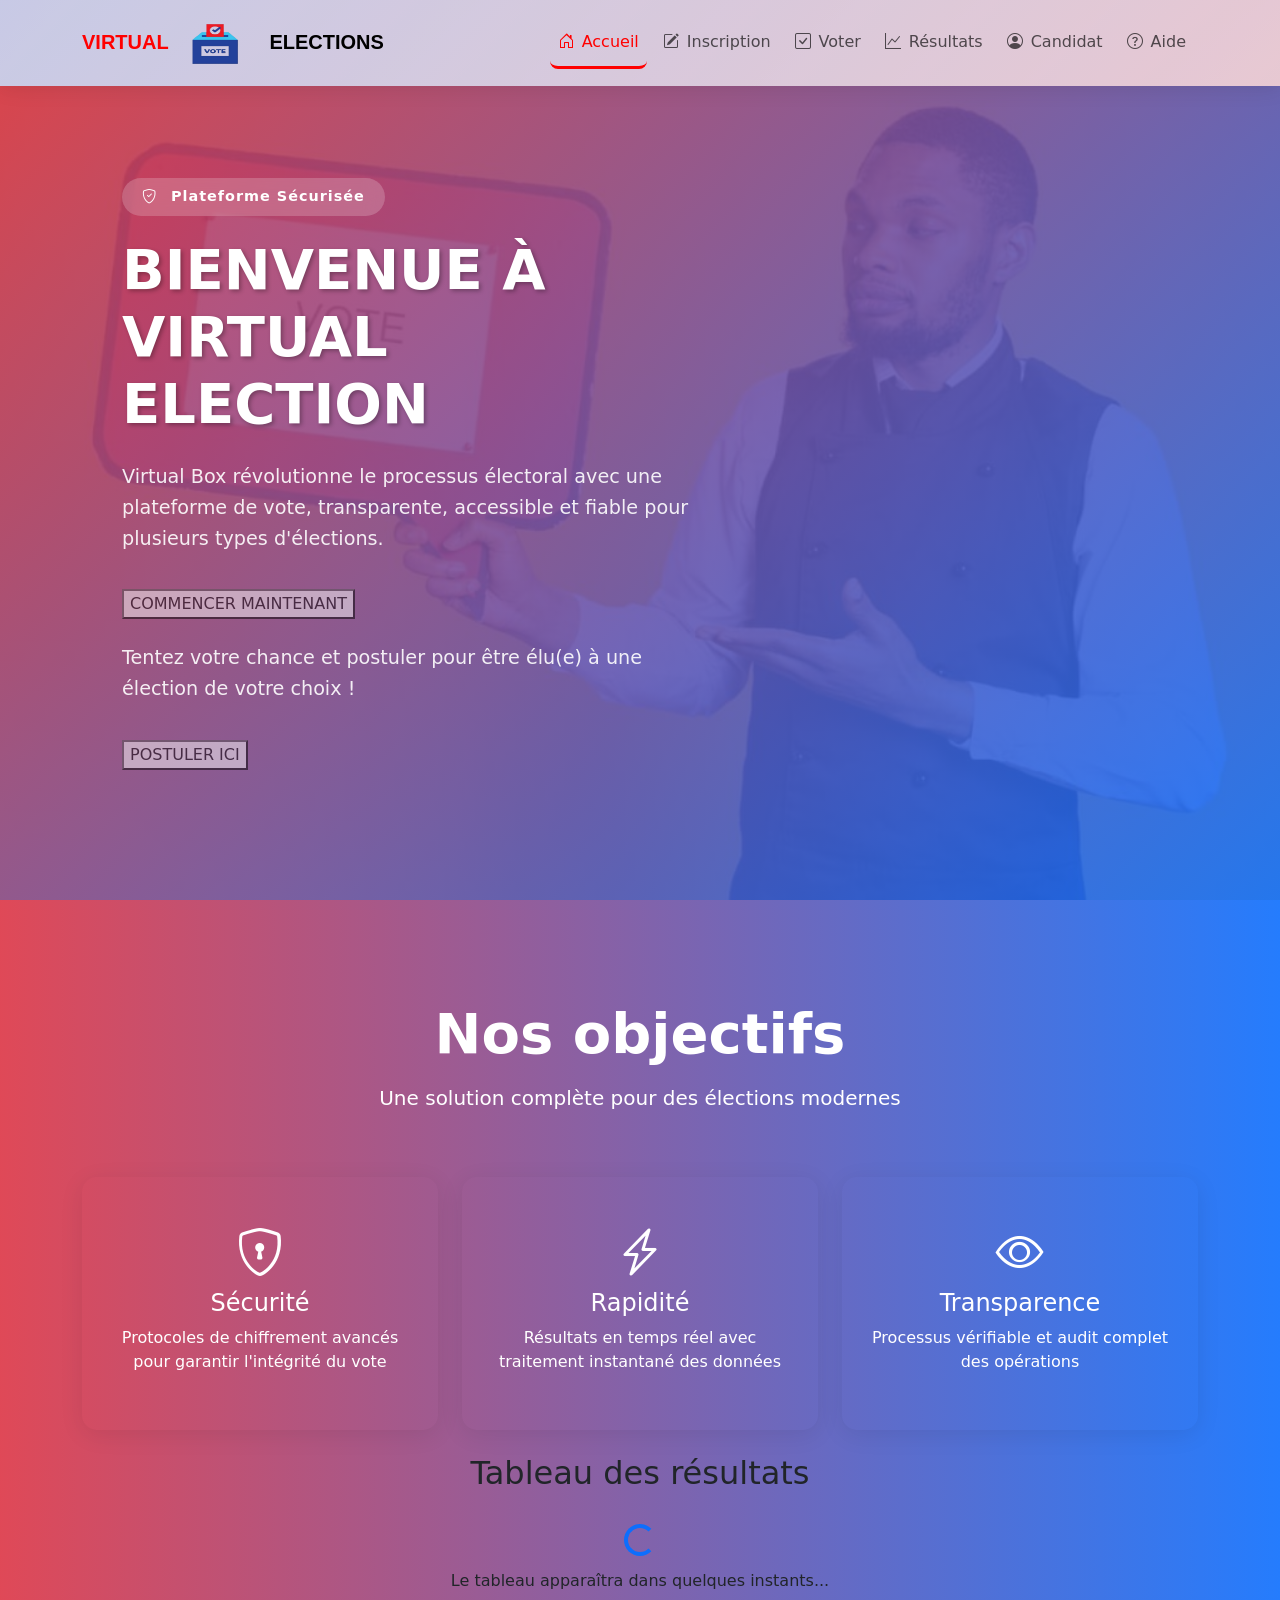
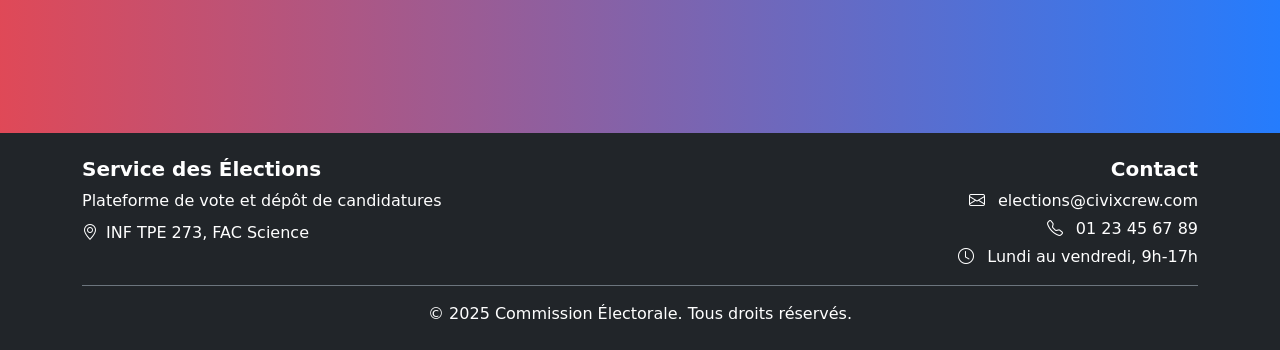
<file: index.html>
<!DOCTYPE html>
<html lang="fr">

<head>
  <meta charset="UTF-8">
  <meta name="viewport" content="width=device-width, initial-scale=1.0">
  <title>Virtual-Box : plateforme de vote</title>
  <link rel="stylesheet" href="bootstrap/css/bootstrap.min.css">
  <link href="https://cdn.jsdelivr.net/npm/bootstrap@5.3.2/dist/css/bootstrap.min.css" rel="stylesheet">
  <link rel="stylesheet" href="style.css">
  <link href="https://cdn.jsdelivr.net/npm/bootstrap-icons@1.11.1/font/bootstrap-icons.css" rel="stylesheet">
</head>

<body>
  <!-- NAVBAR -->
  <nav class="navbar navbar-expand-lg navbar-light fixed-top px-4">
    <div class="container">
      <a class="navbar-brand" href="#">
        <span style="color: red; font-weight: bold;font-family: Verdana, Geneva, Tahoma, sans-serif;">VIRTUAL</span>
        <img src="/image/photo_2025-11-28_02-52-11 (2).jpg" alt="logo de vote" width="80" height="60"
          class="d-inline-block align-text-center me-2">
        <span style="font-weight: bold; font-family: Verdana, Geneva, Tahoma, sans-serif;">ELECTIONS</span>
      </a>

      <button class="navbar-toggler" type="button" data-bs-toggle="collapse" data-bs-target="#navMenu">
        <span class="navbar-toggler-icon"></span>
      </button>

      <div class="collapse navbar-collapse" id="navMenu">
        <ul class="navbar-nav ms-auto nav-custom">
          <li class="nav-item">
            <a class="nav-link active" href="index.html">
              <i class="bi bi-house-door nav-icon"></i>
              <span>Accueil</span>
            </a>
          </li>
          <li class="nav-item">
            <a class="nav-link" href="Inscription.html">
              <i class="bi bi-pencil-square nav-icon"></i>
              <span>Inscription</span>
            </a>
          </li>
          <li class="nav-item">
            <a class="nav-link" href="Connexion.html">
              <i class="bi bi-check-square nav-icon"></i>
              <span>Voter</span>
            </a>
          </li>
          <li class="nav-item">
            <a class="nav-link" href="Connexion.html">
              <i class="bi bi-graph-up nav-icon"></i>
              <span>Résultats</span>
            </a>
          </li>
          <li class="nav-item">
            <a class="nav-link" href="Candidature.html">
              <i class="bi bi-person-circle"></i>
              <span>Candidat</span>
            </a>
          </li>
          <li class="nav-item">
            <a class="nav-link" href="Aide.html">
              <i class="bi bi-question-circle nav-icon"></i>
              <span>Aide</span>
            </a>
          </li>
        </ul>
      </div>
    </div>
  </nav>
  <!-- HERO SECTION -->
  <section id="accueil" class="hero-section1 pt-5">
    <div class="container">
      <div class="hero-content">
        <span class="hero-badge">
          <i class="bi bi-shield-check me-2"></i>
          Plateforme Sécurisée
        </span>
        <h1 class="hero-title">BIENVENUE À VIRTUAL ELECTION</h1>
        <p class="hero-description">
          Virtual Box révolutionne le processus électoral avec une plateforme de vote,
          transparente, accessible et fiable pour plusieurs types d'élections.
        </p>
        <a href="/Inscription.html"><button type="button" class="bg-light opacity-50">COMMENCER MAINTENANT</button></a>
        <p class="hero-description mt-4">
          Tentez votre chance et postuler pour être élu(e) à une élection de votre choix !
        </p>
        <a href="/Candidature.html"><button type="button" class="bg-light opacity-50">POSTULER ICI</button></a>
      </div>
    </div>
  </section>
  <!-- FEATURES SECTION -->
  <section class="features-section">
    <div class="container text-white">
      <div class="row text-center mb-5">
        <div class="col-12">
          <h2 class="display-4 fw-bold mb-3">Nos objectifs</h2>
          <p class="lead">Une solution complète pour des élections modernes</p>
        </div>
      </div>
      <div class="row g-4">
        <div class="col-md-4">
          <div class="feature-card">
            <i class="bi bi-shield-lock feature-icon"></i>
            <h4>Sécurité</h4>
            <p>Protocoles de chiffrement avancés pour garantir l'intégrité du vote</p>
          </div>
        </div>
        <div class="col-md-4">
          <div class="feature-card">
            <i class="bi bi-lightning-charge feature-icon"></i>
            <h4>Rapidité</h4>
            <p>Résultats en temps réel avec traitement instantané des données</p>
          </div>
        </div>
        <div class="col-md-4">
          <div class="feature-card">
            <i class="bi bi-eye feature-icon"></i>
            <h4>Transparence</h4>
            <p>Processus vérifiable et audit complet des opérations</p>
          </div>
        </div>
      </div>
    </div>

    <!-- Resultat section -->
    <div class="container mt-4 text-center">
      <h2>Tableau des résultats</h2>
      <div id="loading-message" class="text-center py-4">
        <div class="spinner-border text-primary" role="status">
          <span class="visually-hidden">Chargement...</span>
        </div>
        <p class="mt-2">Le tableau apparaîtra dans <span id="countdown">quelques</span> instants...</p>
      </div>

      <div id="delayed-table" class="d-none">
        <div class="table-responsive">
          <table class="table table-striped table-hover table-bordered">
            <thead class="table-dark">
              <tr>
                <th scope="col">#</th>
                <th scope="col">Type d'Élection</th>
                <th scope="col">Nom</th>
                <th scope="col">Prénom</th>
                <th scope="col">Parti</th>
                <th scope="col">Votes</th>
                <th scope="col">Pourcentage</th>
                <th scope="col">Statut</th>
              </tr>
            </thead>
            <tbody>
              <tr>
                <th scope="row">1</th>
                <td>Legislatives</td>
                <td>MIYU</td>
                <td>AVELINE</td>
                <td>Alliance Citoyenne</td>
                <td>1,250,000 voix</td>
                <td>42%</td>
                <td><span class="badge bg-success">Terminé</span></td>
              </tr>
              <tr>
                <th scope="row">2</th>
                <td>Presidentielles</td>
                <td>ANAYOKOJI</td>
                <td>KYOTAKA</td>
                <td>Le Parti Des Territoires</td>
                <td>980,000 voix</td>
                <td>33%</td>
                <td><span class="badge bg-success">Terminé</span></td>
              </tr>
              <tr>
                <th scope="row">3</th>
                <td>Senatoriales</td>
                <td>DIABOLO</td>
                <td>NOIR</td>
                <td>L'étoile du Progrès pour le futur</td>
                <td>1,000,000 voix</td> 
                <td>38%</td>
                <td><span class="badge bg-success">Terminer</span></td>
              </tr>
              <tr>
                <th scope="row">4</th>
                <td>Regionales</td>
                <td></td>
                <td></td>
                <td></td>
                <td></td>
                <td></td>
                <td><span class="badge bg-warning">En cours</span></td>
              </tr>
              <tr>
                <th scope="row">5</th>
                <td>Municipales</td>
                <td></td>
                <td></td>
                <td></td>
                <td></td>
                <td></td>
                <td><span class="badge bg-danger">Annuler</span></td>
              </tr>
            </tbody>
          </table>
        </div>
      </div>
    </div>

    <script>
      const delay = 5000;
      let countdown = delay / 1000;
      const btndisable = document.querySelectorAll('button');

      function disable() {
        btndisable.forEach(button => {
          button.disabled = true;
          button.classList.add('disabled');
        });
      }

      const countdownInterval = setInterval(() => {
        if (countdown <= 0) {
          clearInterval(countdownInterval);
        }
      }, 5000);


      setTimeout(() => {
        document.getElementById('loading-message').classList.add('d-none');
        document.getElementById('delayed-table').classList.remove('d-none');
        document.getElementById('delayed-table').classList.add('d-block');

        disable();
      }, delay);
    </script>
  </section>
  <!-- Footer -->
  <footer class="bg-dark text-white py-4">
    <div class="container">
      <div class="row">
        <div class="col-md-6">
          <h5 class="fw-bold">Service des Élections</h5>
          <p class="mb-2">Plateforme de vote et dépôt de candidatures</p>
          <p class="mb-0"><i class="bi bi-geo-alt me-2"></i>INF TPE 273, FAC Science</p>
        </div>
        <div class="col-md-6 text-md-end">
          <h5 class="fw-bold">Contact</h5>
          <p class="mb-1"><i class="bi bi-envelope me-2"></i> elections@civixcrew.com</p>
          <p class="mb-1"><i class="bi bi-telephone me-2"></i> 01 23 45 67 89</p>
          <p class="mb-0"><i class="bi bi-clock me-2"></i> Lundi au vendredi, 9h-17h</p>
        </div>
      </div>
      <div class="text-center mt-3 pt-3 border-top border-secondary">
        <p class="mb-0">&copy; 2025 Commission Électorale. Tous droits réservés.</p>
      </div>
    </div>
  </footer>
</body>

</html>
</file>
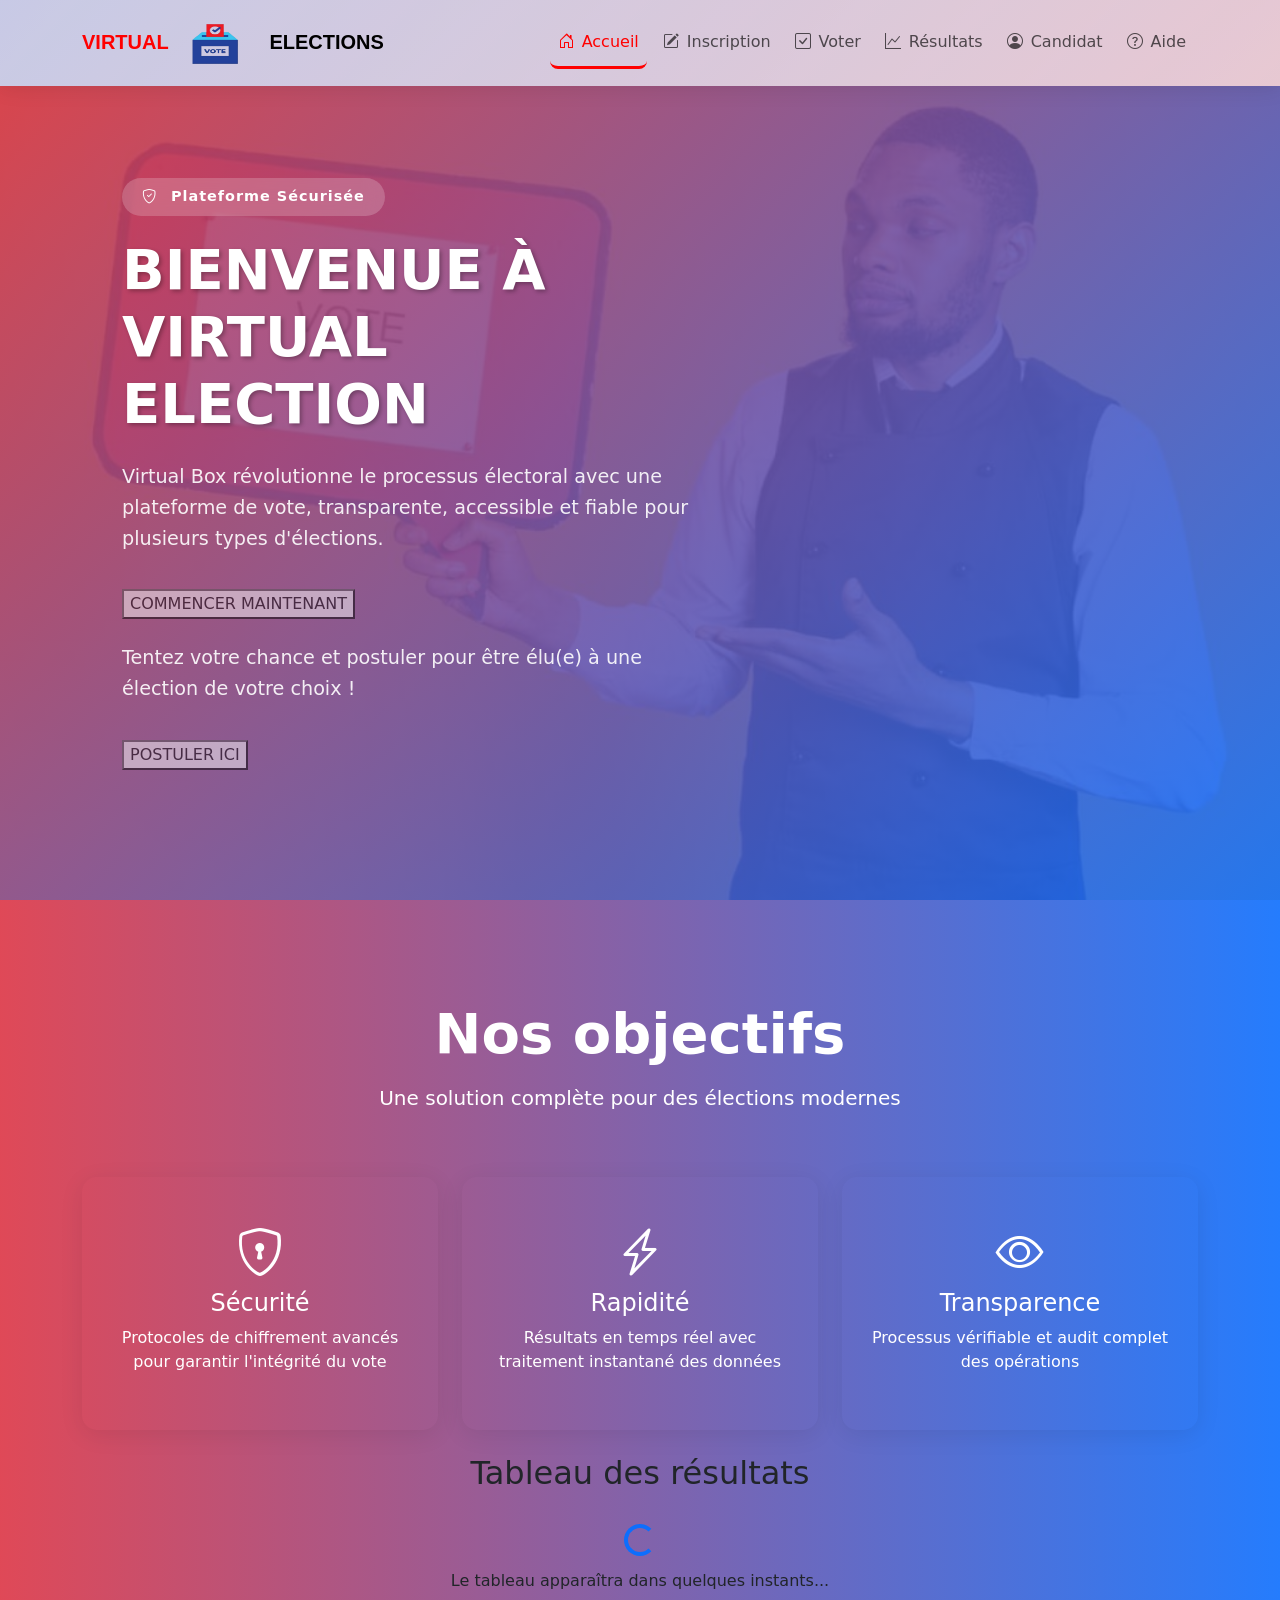
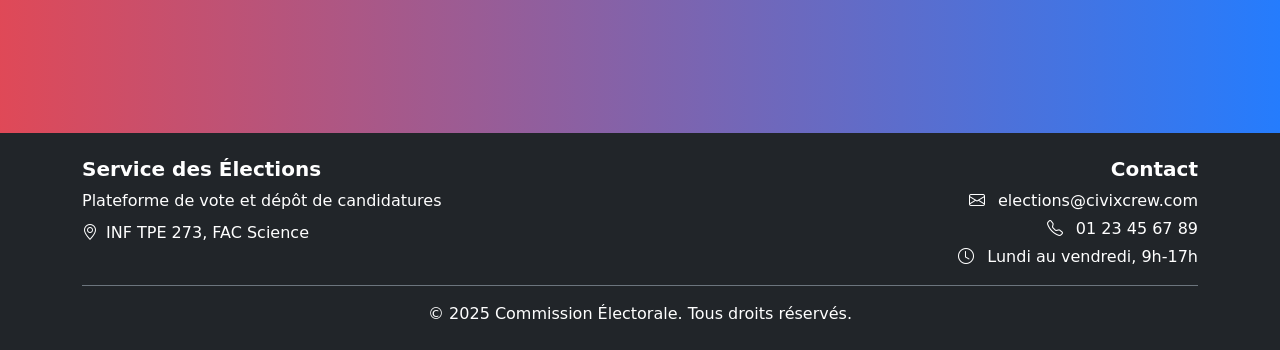
<file: Accueil.html>
<!DOCTYPE html>
<html lang="fr">

<head>
  <meta charset="UTF-8">
  <meta name="viewport" content="width=device-width, initial-scale=1.0">
  <title>Virtual-Box : plateforme de vote</title>
  <link rel="stylesheet" href="bootstrap/css/bootstrap.min.css">
  <link href="https://cdn.jsdelivr.net/npm/bootstrap@5.3.2/dist/css/bootstrap.min.css" rel="stylesheet">
  <link rel="stylesheet" href="style.css">
  <link href="https://cdn.jsdelivr.net/npm/bootstrap-icons@1.11.1/font/bootstrap-icons.css" rel="stylesheet">
</head>

<body>
  <!-- NAVBAR -->
  <nav class="navbar navbar-expand-lg navbar-light fixed-top px-4">
    <div class="container">
      <a class="navbar-brand" href="#">
        <span style="color: red; font-weight: bold;font-family: Verdana, Geneva, Tahoma, sans-serif;">VIRTUAL</span>
        <img src="/image/photo_2025-11-28_02-52-11 (2).jpg" alt="logo de vote" width="80" height="60"
          class="d-inline-block align-text-center me-2">
        <span style="font-weight: bold; font-family: Verdana, Geneva, Tahoma, sans-serif;">ELECTIONS</span>
      </a>

      <button class="navbar-toggler" type="button" data-bs-toggle="collapse" data-bs-target="#navMenu">
        <span class="navbar-toggler-icon"></span>
      </button>

      <div class="collapse navbar-collapse" id="navMenu">
        <ul class="navbar-nav ms-auto nav-custom">
          <li class="nav-item">
            <a class="nav-link active" href="Accueil.html">
              <i class="bi bi-house-door nav-icon"></i>
              <span>Accueil</span>
            </a>
          </li>
          <li class="nav-item">
            <a class="nav-link" href="Inscription.html">
              <i class="bi bi-pencil-square nav-icon"></i>
              <span>Inscription</span>
            </a>
          </li>
          <li class="nav-item">
            <a class="nav-link" href="Connexion.html">
              <i class="bi bi-check-square nav-icon"></i>
              <span>Voter</span>
            </a>
          </li>
          <li class="nav-item">
            <a class="nav-link" href="Connexion.html">
              <i class="bi bi-graph-up nav-icon"></i>
              <span>Résultats</span>
            </a>
          </li>
          <li class="nav-item">
            <a class="nav-link" href="Candidature.html">
              <i class="bi bi-person-circle"></i>
              <span>Candidat</span>
            </a>
          </li>
          <li class="nav-item">
            <a class="nav-link" href="Aide.html">
              <i class="bi bi-question-circle nav-icon"></i>
              <span>Aide</span>
            </a>
          </li>
        </ul>
      </div>
    </div>
  </nav>
  <!-- HERO SECTION -->
  <section id="accueil" class="hero-section1 pt-5">
    <div class="container">
      <div class="hero-content">
        <span class="hero-badge">
          <i class="bi bi-shield-check me-2"></i>
          Plateforme Sécurisée
        </span>
        <h1 class="hero-title">BIENVENUE À VIRTUAL ELECTION</h1>
        <p class="hero-description">
          Virtual Box révolutionne le processus électoral avec une plateforme de vote,
          transparente, accessible et fiable pour plusieurs types d'élections.
        </p>
        <a href="/Inscription.html"><button type="button" class="bg-light opacity-50">COMMENCER MAINTENANT</button></a>
        <p class="hero-description mt-4">
          Tentez votre chance et postuler pour être élu(e) à une élection de votre choix !
        </p>
        <a href="/Candidature.html"><button type="button" class="bg-light opacity-50">POSTULER ICI</button></a>
      </div>
    </div>
  </section>
  <!-- FEATURES SECTION -->
  <section class="features-section">
    <div class="container text-white">
      <div class="row text-center mb-5">
        <div class="col-12">
          <h2 class="display-4 fw-bold mb-3">Nos objectifs</h2>
          <p class="lead">Une solution complète pour des élections modernes</p>
        </div>
      </div>
      <div class="row g-4">
        <div class="col-md-4">
          <div class="feature-card">
            <i class="bi bi-shield-lock feature-icon"></i>
            <h4>Sécurité</h4>
            <p>Protocoles de chiffrement avancés pour garantir l'intégrité du vote</p>
          </div>
        </div>
        <div class="col-md-4">
          <div class="feature-card">
            <i class="bi bi-lightning-charge feature-icon"></i>
            <h4>Rapidité</h4>
            <p>Résultats en temps réel avec traitement instantané des données</p>
          </div>
        </div>
        <div class="col-md-4">
          <div class="feature-card">
            <i class="bi bi-eye feature-icon"></i>
            <h4>Transparence</h4>
            <p>Processus vérifiable et audit complet des opérations</p>
          </div>
        </div>
      </div>
    </div>

    <!-- Resultat section -->
    <div class="container mt-4 text-center">
      <h2>Tableau des résultats</h2>
      <div id="loading-message" class="text-center py-4">
        <div class="spinner-border text-primary" role="status">
          <span class="visually-hidden">Chargement...</span>
        </div>
        <p class="mt-2">Le tableau apparaîtra dans <span id="countdown">quelques</span> instants...</p>
      </div>

      <div id="delayed-table" class="d-none">
        <div class="table-responsive">
          <table class="table table-striped table-hover table-bordered">
            <thead class="table-dark">
              <tr>
                <th scope="col">#</th>
                <th scope="col">Type d'Élection</th>
                <th scope="col">Nom</th>
                <th scope="col">Prénom</th>
                <th scope="col">Parti</th>
                <th scope="col">Votes</th>
                <th scope="col">Pourcentage</th>
                <th scope="col">Statut</th>
              </tr>
            </thead>
            <tbody>
              <tr>
                <th scope="row">1</th>
                <td>Legislatives</td>
                <td>MIYU</td>
                <td>AVELINE</td>
                <td>Alliance Citoyenne</td>
                <td>1,250,000 voix</td>
                <td>42%</td>
                <td><span class="badge bg-success">Terminé</span></td>
              </tr>
              <tr>
                <th scope="row">2</th>
                <td>Presidentielles</td>
                <td>ANAYOKOJI</td>
                <td>KYOTAKA</td>
                <td>Le Parti Des Territoires</td>
                <td>980,000 voix</td>
                <td>33%</td>
                <td><span class="badge bg-success">Terminé</span></td>
              </tr>
              <tr>
                <th scope="row">3</th>
                <td>Senatoriales</td>
                <td>DIABOLO</td>
                <td>NOIR</td>
                <td>L'étoile du Progrès pour le futur</td>
                <td>1,000,000 voix</td> 
                <td>38%</td>
                <td><span class="badge bg-success">Terminer</span></td>
              </tr>
              <tr>
                <th scope="row">4</th>
                <td>Regionales</td>
                <td></td>
                <td></td>
                <td></td>
                <td></td>
                <td></td>
                <td><span class="badge bg-warning">En cours</span></td>
              </tr>
              <tr>
                <th scope="row">5</th>
                <td>Municipales</td>
                <td></td>
                <td></td>
                <td></td>
                <td></td>
                <td></td>
                <td><span class="badge bg-danger">Annuler</span></td>
              </tr>
            </tbody>
          </table>
        </div>
      </div>
    </div>

    <script>
      const delay = 5000;
      let countdown = delay / 1000;
      const btndisable = document.querySelectorAll('button');

      function disable() {
        btndisable.forEach(button => {
          button.disabled = true;
          button.classList.add('disabled');
        });
      }

      const countdownInterval = setInterval(() => {
        if (countdown <= 0) {
          clearInterval(countdownInterval);
        }
      }, 5000);


      setTimeout(() => {
        document.getElementById('loading-message').classList.add('d-none');
        document.getElementById('delayed-table').classList.remove('d-none');
        document.getElementById('delayed-table').classList.add('d-block');

        disable();
      }, delay);
    </script>
  </section>
  <!-- Footer -->
  <footer class="bg-dark text-white py-4">
    <div class="container">
      <div class="row">
        <div class="col-md-6">
          <h5 class="fw-bold">Service des Élections</h5>
          <p class="mb-2">Plateforme de vote et dépôt de candidatures</p>
          <p class="mb-0"><i class="bi bi-geo-alt me-2"></i>INF TPE 273, FAC Science</p>
        </div>
        <div class="col-md-6 text-md-end">
          <h5 class="fw-bold">Contact</h5>
          <p class="mb-1"><i class="bi bi-envelope me-2"></i> elections@civixcrew.com</p>
          <p class="mb-1"><i class="bi bi-telephone me-2"></i> 01 23 45 67 89</p>
          <p class="mb-0"><i class="bi bi-clock me-2"></i> Lundi au vendredi, 9h-17h</p>
        </div>
      </div>
      <div class="text-center mt-3 pt-3 border-top border-secondary">
        <p class="mb-0">&copy; 2025 Commission Électorale. Tous droits réservés.</p>
      </div>
    </div>
  </footer>
</body>

</html>
</file>
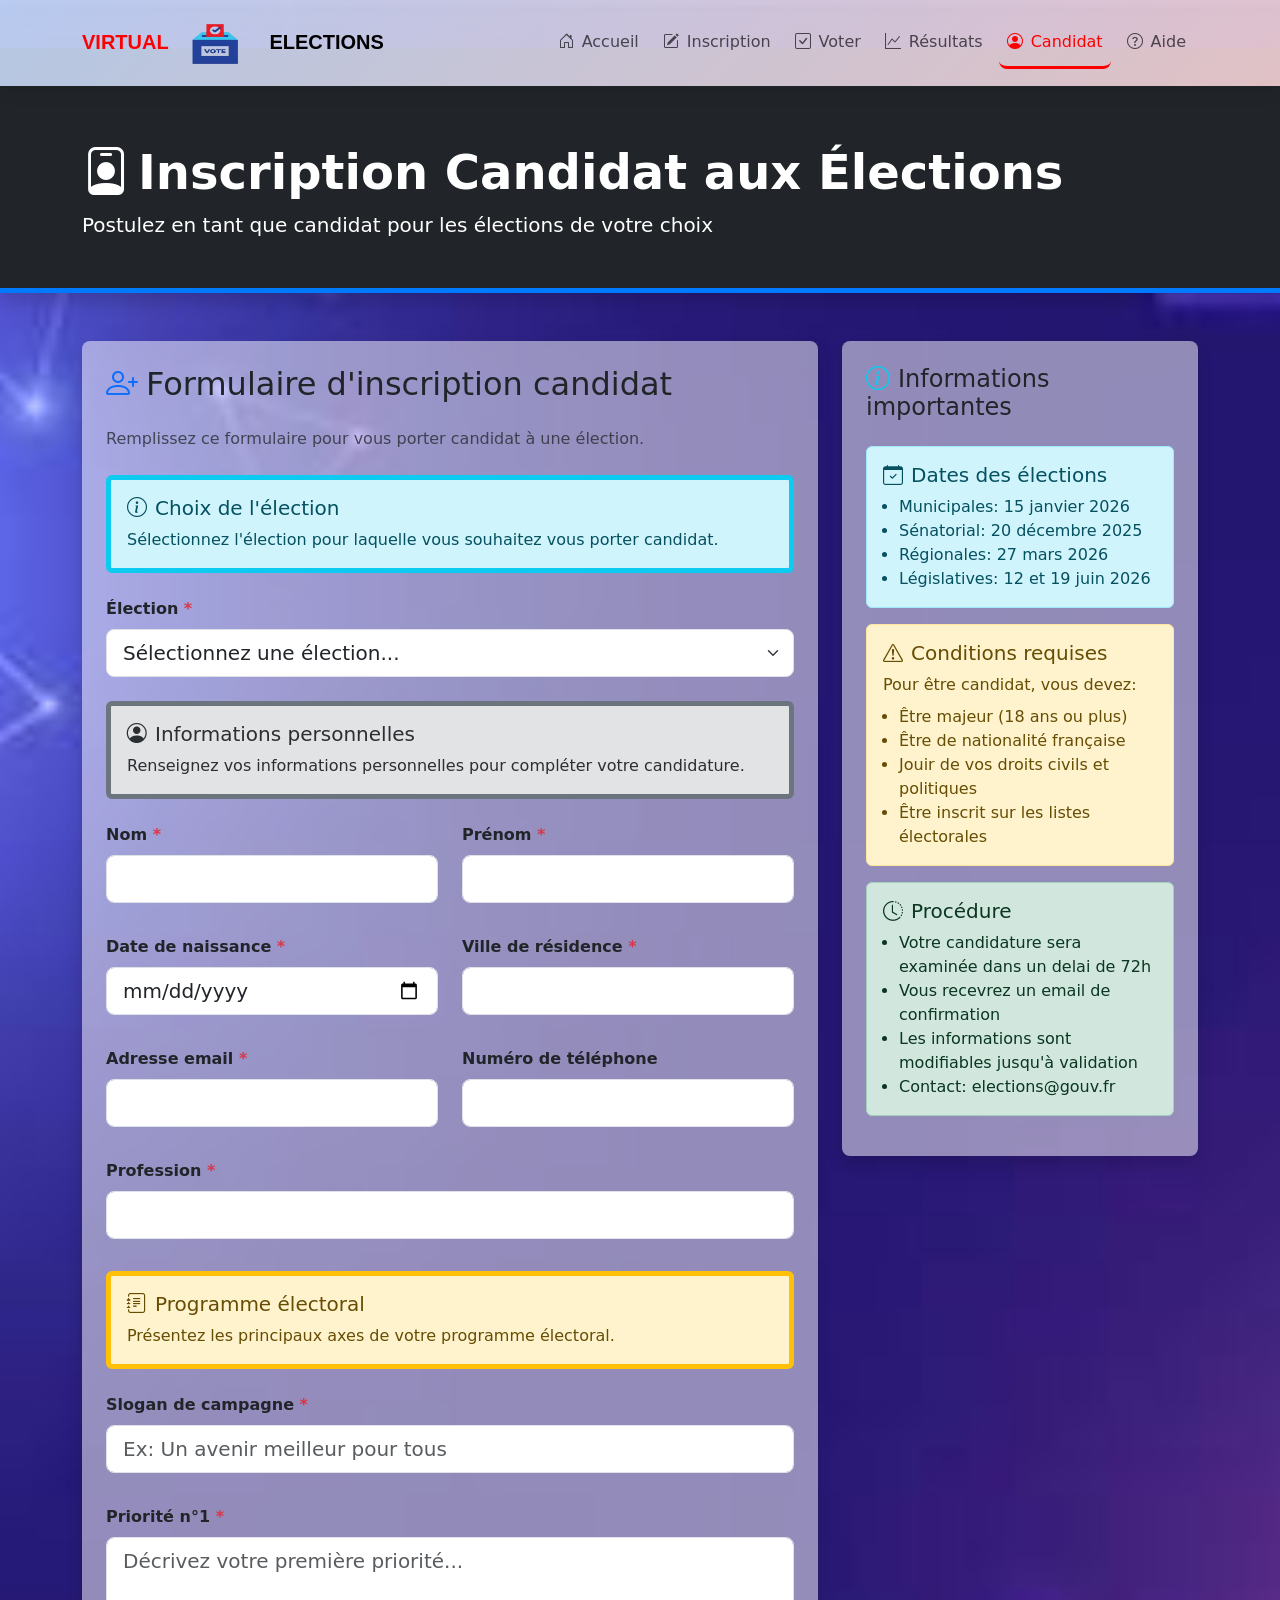
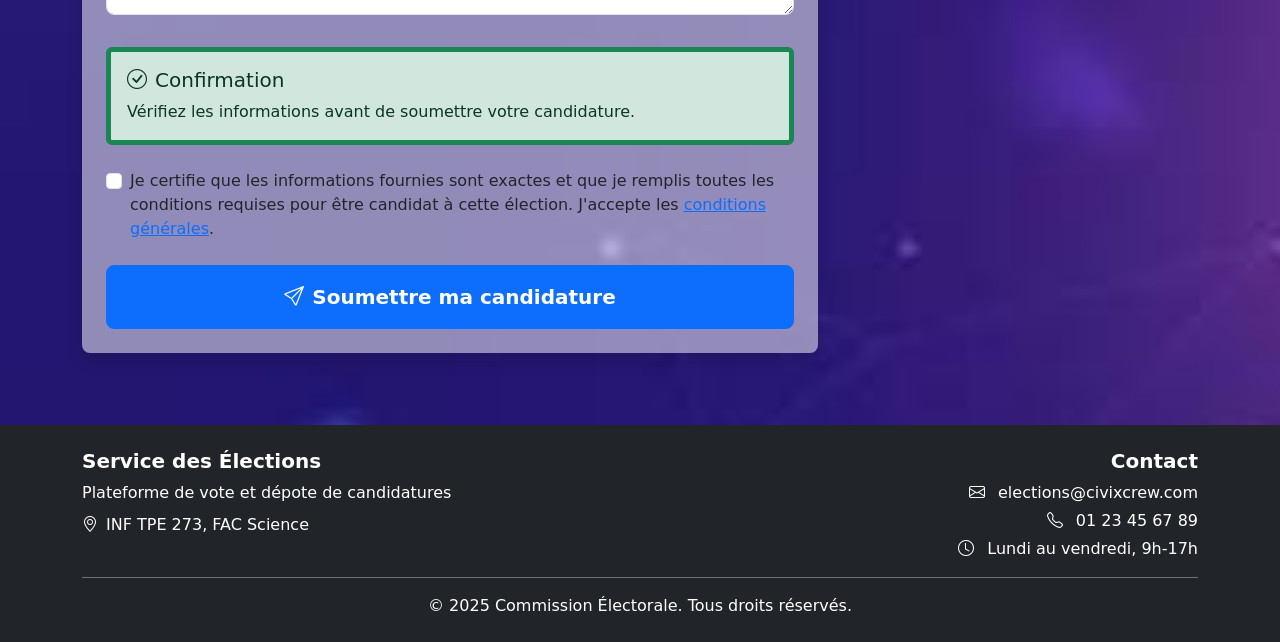
<file: Candidature.html>
<!DOCTYPE html>
<html lang="fr">

<head>
    <meta charset="UTF-8">
    <meta name="viewport" content="width=device-width, initial-scale=1.0">
    <title>Inscription Candidat - Élections</title>
    <!-- Bootstrap CSS -->
    <link href="https://cdn.jsdelivr.net/npm/bootstrap@5.3.0-alpha1/dist/css/bootstrap.min.css" rel="stylesheet">
    <!-- Bootstrap Icons -->
    <link rel="stylesheet" href="https://cdn.jsdelivr.net/npm/bootstrap-icons@1.8.1/font/bootstrap-icons.css">
    <link rel="stylesheet" href="/style.css">
    <style>
        /* Styles minimaux pour quelques éléments spécifiques */
        .required-field::after {
            content: " *";
            color: #dc3545;
        }

        .election-icon {
            font-size: 2.5rem;
        }
    </style>
</head>

<body class="bg-light sub-hero">
    <nav class="navbar navbar-expand-lg navbar-light fixed-top px-4">
        <div class="container">
            <a class="navbar-brand" href="#">
                <span
                    style="color: red; font-weight: bold;font-family: Verdana, Geneva, Tahoma, sans-serif;">VIRTUAL</span>
                <img src="/image/photo_2025-11-28_02-52-11 (2).jpg" alt="logo de vote" width="80" height="60"
                    class="d-inline-block align-text-center me-2">
                <span style="font-weight: bold; font-family: Verdana, Geneva, Tahoma, sans-serif;">ELECTIONS</span>
            </a>

            <button class="navbar-toggler" type="button" data-bs-toggle="collapse" data-bs-target="#navMenu">
                <span class="navbar-toggler-icon"></span>
            </button>

            <div class="collapse navbar-collapse" id="navMenu">
                <ul class="navbar-nav ms-auto nav-custom">
                    <li class="nav-item">
                        <a class="nav-link" href="/index.html">
                            <i class="bi bi-house-door nav-icon"></i>
                            <span>Accueil</span>
                        </a>
                    </li>
                    <li class="nav-item">
                        <a class="nav-link" href="/Inscription.html">
                            <i class="bi bi-pencil-square nav-icon"></i>
                            <span>Inscription</span>
                        </a>
                    </li>
                    <li class="nav-item">
                        <a class="nav-link" href="/Connexion.html">
                            <i class="bi bi-check-square nav-icon"></i>
                            <span>Voter</span>
                        </a>
                    </li>
                    <li class="nav-item">
                        <a class="nav-link" href="/Connexion.html">
                            <i class="bi bi-graph-up nav-icon"></i>
                            <span>Résultats</span>
                        </a>
                    </li>
                    <li class="nav-item">
                        <a class="nav-link active" href="/Candidature.html">
                            <i class="bi bi-person-circle"></i>
                            <span>Candidat</span>
                        </a>
                    </li>
                    <li class="nav-item">
                        <a class="nav-link" href="/Aide.html">
                            <i class="bi bi-question-circle nav-icon"></i>
                            <span>Aide</span>
                        </a>
                    </li>
                </ul>
            </div>
        </div>
    </nav>
    <!-- En-tête -->
    <header class="bg-dark text-white shadow py-5 mt-5">
        <div class="container mt-5">
            <div class="row align-items-center">
                <h1 class="display-5 fw-bold"><i class="bi bi-person-badge me-2"></i>Inscription Candidat aux Élections
                </h1>
                <p class="lead mb-0">Postulez en tant que candidat pour les élections de votre choix</p>
            </div>
        </div>
    </header>

    <main class="container my-5">
        <div class="row">
            <div class="col-lg-8 mb-4 opacity-10">
                <!-- Formulaire d'inscription -->
                <div class="card shadow border-0 rounded-3 bg-white bg-opacity-50">
                    <div class="card-body p-4">
                        <h2 class="card-title mb-4"><i class="bi bi-person-plus me-2 text-primary"></i>Formulaire
                            d'inscription candidat</h2>
                        <p class="text-muted mb-4">Remplissez ce formulaire pour vous porter candidat à une élection.
                        </p>

                        <form id="candidatform">
                            <!-- Informations sur l'élection -->
                            <div class="alert alert-info border-start border-5 border-info mb-4">
                                <h5 class="alert-heading"><i class="bi bi-info-circle me-2"></i>Choix de l'élection</h5>
                                <p class="mb-0">Sélectionnez l'élection pour laquelle vous souhaitez vous porter
                                    candidat.</p>
                            </div>

                            <div class="mb-4">
                                <label for="election" class="form-label fw-bold required-field">Élection</label>
                                <select class="form-select form-select-lg" id="election" name="election" required>
                                    <option value="" selected disabled>Sélectionnez une élection...</option>
                                    <option value="municipales">Élections Municipales 2023</option>
                                    <option value="senatorial">Élections Sénatorial 2023</option>
                                    <option value="regional">Élections Régionales 2023</option>
                                    <option value="legislatives">Élections Législatives 2023</option>
                                    <option value="presidentielle">Élection Présidentielle 2027</option>
                                </select>
                            </div>

                            <!-- Informations personnelles -->
                            <div class="alert alert-secondary border-start border-5 border-secondary mb-4">
                                <h5 class="alert-heading"><i class="bi bi-person-circle me-2"></i>Informations
                                    personnelles</h5>
                                <p class="mb-0">Renseignez vos informations personnelles pour compléter votre
                                    candidature.</p>
                            </div>

                            <div class="row mb-3">
                                <div class="col-md-6 mb-3">
                                    <label for="lastName" class="form-label fw-bold required-field">Nom</label>
                                    <input type="text" class="form-control form-control-lg" id="lastName"
                                        name="lastName" required>
                                </div>
                                <div class="col-md-6 mb-3">
                                    <label for="firstName" class="form-label fw-bold required-field">Prénom</label>
                                    <input type="text" class="form-control form-control-lg" id="firstName"
                                        name="firstName" required>
                                </div>
                            </div>

                            <div class="row mb-3">
                                <div class="col-md-6 mb-3">
                                    <label for="birthDate" class="form-label fw-bold required-field">Date de
                                        naissance</label>
                                    <input type="date" class="form-control form-control-lg" id="birthDate"
                                        name="birthDate" required>
                                </div>
                                <div class="col-md-6 mb-3">
                                    <label for="city" class="form-label fw-bold required-field">Ville de
                                        résidence</label>
                                    <input type="text" class="form-control form-control-lg" id="city" name="city"
                                        required>
                                </div>
                            </div>

                            <div class="row mb-3">
                                <div class="col-md-6 mb-3">
                                    <label for="email" class="form-label fw-bold required-field">Adresse email</label>
                                    <input type="email" class="form-control form-control-lg" id="email" name="email"
                                        required>
                                </div>
                                <div class="col-md-6 mb-3">
                                    <label for="phone" class="form-label fw-bold">Numéro de téléphone</label>
                                    <input type="tel" class="form-control form-control-lg" id="phone" name="phone">
                                </div>
                            </div>

                            <div class="row mb-3">
                                <div class="col-md-12 mb-3">
                                    <label for="profession" class="form-label fw-bold required-field">Profession</label>
                                    <input type="text" class="form-control form-control-lg" id="profession"
                                        name="profession" required>
                                </div>
                            </div>

                            <!-- Programme électoral -->
                            <div class="alert alert-warning border-start border-5 border-warning mb-4">
                                <h5 class="alert-heading"><i class="bi bi-journal-text me-2"></i>Programme électoral
                                </h5>
                                <p class="mb-0">Présentez les principaux axes de votre programme électoral.</p>
                            </div>

                            <div class="row mb-3">
                                <div class="col-md-12 mb-3">
                                    <label for="slogan" class="form-label fw-bold required-field">Slogan de
                                        campagne</label>
                                    <input type="text" class="form-control form-control-lg" id="slogan" name="slogan"
                                        required placeholder="Ex: Un avenir meilleur pour tous">
                                </div>
                            </div>

                            <div class="row mb-3">
                                <div class="col-md-12 mb-3">
                                    <label for="priority1" class="form-label fw-bold required-field">Priorité
                                        n°1</label>
                                    <textarea class="form-control form-control-lg" id="priority1" name="priority1"
                                        rows="2" required placeholder="Décrivez votre première priorité..."></textarea>
                                </div>
                            </div>

                            <!-- Conditions d'acceptation -->
                            <div class="alert alert-success border-start border-5 border-success mb-4">
                                <h5 class="alert-heading"><i class="bi bi-check-circle me-2"></i>Confirmation</h5>
                                <p class="mb-0">Vérifiez les informations avant de soumettre votre candidature.</p>
                            </div>

                            <div class="form-check mb-4">
                                <input class="form-check-input" type="checkbox" id="terms" name="terms" required>
                                <label class="form-check-label" for="terms">
                                    Je certifie que les informations fournies sont exactes et que je remplis toutes les
                                    conditions requises pour être candidat à cette élection. J'accepte les <a
                                        href="#conditions" data-bs-toggle="modal"
                                        data-bs-target="#conditionsModal">conditions générales</a>.
                                </label>
                            </div>

                            <!-- Bouton de soumission -->
                            <div class="d-grid">
                                <button type="submit" class="btn btn-primary btn-lg py-3 fw-bold">
                                    <i class="bi bi-send me-2"></i>Soumettre ma candidature
                                </button>
                            </div>
                        </form>
                    </div>
                </div>
            </div>

            <!-- Colonne latérale avec informations -->
            <div class="col-lg-4">
                <div class="card shadow border-0 rounded-3 mb-4 bg-opacity-50 bg-white">
                    <div class="card-body p-4">
                        <h4 class="card-title mb-4"><i class="bi bi-info-circle me-2 text-info"></i>Informations
                            importantes</h4>

                        <div class="alert alert-info mb-3">
                            <h5 class="alert-heading"><i class="bi bi-calendar-check me-2"></i>Dates des élections</h5>
                            <ul class="mb-0 ps-3">
                                <li>Municipales: 15 janvier 2026</li>
                                <li>Sénatorial: 20 décembre 2025</li>
                                <li>Régionales: 27 mars 2026</li>
                                <li>Législatives: 12 et 19 juin 2026</li>
                            </ul>
                        </div>

                        <div class="alert alert-warning mb-3">
                            <h5 class="alert-heading"><i class="bi bi-exclamation-triangle me-2"></i>Conditions requises
                            </h5>
                            <p class="mb-2">Pour être candidat, vous devez:</p>
                            <ul class="mb-0 ps-3">
                                <li>Être majeur (18 ans ou plus)</li>
                                <li>Être de nationalité française</li>
                                <li>Jouir de vos droits civils et politiques</li>
                                <li>Être inscrit sur les listes électorales</li>
                            </ul>
                        </div>

                        <div class="alert alert-success">
                            <h5 class="alert-heading"><i class="bi bi-clock-history me-2"></i>Procédure</h5>
                            <ul class="mb-0 ps-3">
                                <li>Votre candidature sera examinée dans un delai de  72h</li>
                                <li>Vous recevrez un email de confirmation</li>
                                <li>Les informations sont modifiables jusqu'à validation</li>
                                <li>Contact: elections@gouv.fr</li>
                            </ul>
                        </div>

                    </div>
                </div>


            </div>
        </div>



        <!-- Modal pour les conditions générales -->
        <div class="modal fade" id="conditionsModal" tabindex="-1" aria-labelledby="conditionsModalLabel"
            aria-hidden="true">
            <div class="modal-dialog modal-lg">
                <div class="modal-content">
                    <div class="modal-header bg-primary text-white">
                        <h5 class="modal-title" id="conditionsModalLabel">Conditions générales de candidature</h5>
                        <button type="button" class="btn-close btn-close-white" data-bs-dismiss="modal"
                            aria-label="Close"></button>
                    </div>
                    <div class="modal-body">
                        <p class="text-center" id="successMsg"></p>
                        <p>En soumettant votre candidature, vous acceptez les conditions suivantes :</p>
                        <ol>
                            <li>Vous certifiez que toutes les informations fournies sont exactes et complètes.</li>
                            <li>Vous confirmez remplir toutes les conditions légales pour être candidat à cette
                                élection.</li>
                            <li>Vous vous engagez à respecter les règles de campagne électorale.</li>
                        </ol>
                    </div>
                    <div class="modal-footer">
                        <button type="button" class="btn btn-secondary" data-bs-dismiss="modal">Fermer</button>
                    </div>
                </div>
            </div>
        </div>
    </main>

    <footer class="bg-dark text-white py-4 mt-5">
        <div class="container">
            <div class="row">
                <div class="col-md-6">
                    <h5 class="fw-bold">Service des Élections</h5>
                    <p class="mb-2">Plateforme de vote et dépote de candidatures</p>
                    <p class="mb-0"><i class="bi bi-geo-alt me-2"></i>INF TPE 273, FAC Science</p>
                </div>
                <div class="col-md-6 text-md-end">
                    <h5 class="fw-bold">Contact</h5>
                    <p class="mb-1"><i class="bi bi-envelope me-2"></i> elections@civixcrew.com</p>
                    <p class="mb-1"><i class="bi bi-telephone me-2"></i> 01 23 45 67 89</p>
                    <p class="mb-0"><i class="bi bi-clock me-2"></i> Lundi au vendredi, 9h-17h</p>
                </div>
            </div>
            <div class="text-center mt-3 pt-3 border-top border-secondary">
                <p class="mb-0">&copy; 2025 Commission Électorale. Tous droits réservés.</p>
            </div>
        </div>
    </footer>


    <!-- Bootstrap JS avec Popper -->
    <script src="https://cdn.jsdelivr.net/npm/bootstrap@5.3.0-alpha1/dist/js/bootstrap.bundle.min.js"></script>
    <script>
        let inscrits = [];

        // Gérer l'inscription
        document.getElementById('candidatform').addEventListener('submit', function (e) {
            e.preventDefault();

            const nom = document.getElementById('lastName').value;
            const name = document.getElementById('firstName').value;

            // Vérifier si nom ET prénom existent déjà
            const existe = inscrits.some(inscrit =>
                inscrit.nom === nom && inscrit.name === name
            );

            if (existe) {
                alert('Cette personne est déjà inscrite');
                return;
            }

            const nouvelInscrit = {
                nom: nom,
                name: name
            };

            // Ajouter l'inscrit à la liste
            inscrits.push(nouvelInscrit);

            // Afficher les identifiants dans le modal
            document.getElementById('successMsg').textContent =
                `Inscription réussie ! Votre ID est : ${nouvelInscrit.name}, ${nouvelInscrit.nom}`;

            // Afficher le modal
            const modal = new bootstrap.Modal(document.getElementById('conditionsModal'));
            modal.show();

            // Réinitialiser le formulaire
            document.getElementById('candidatform').reset();
        });
    </script>

</body>

</html>
</file>
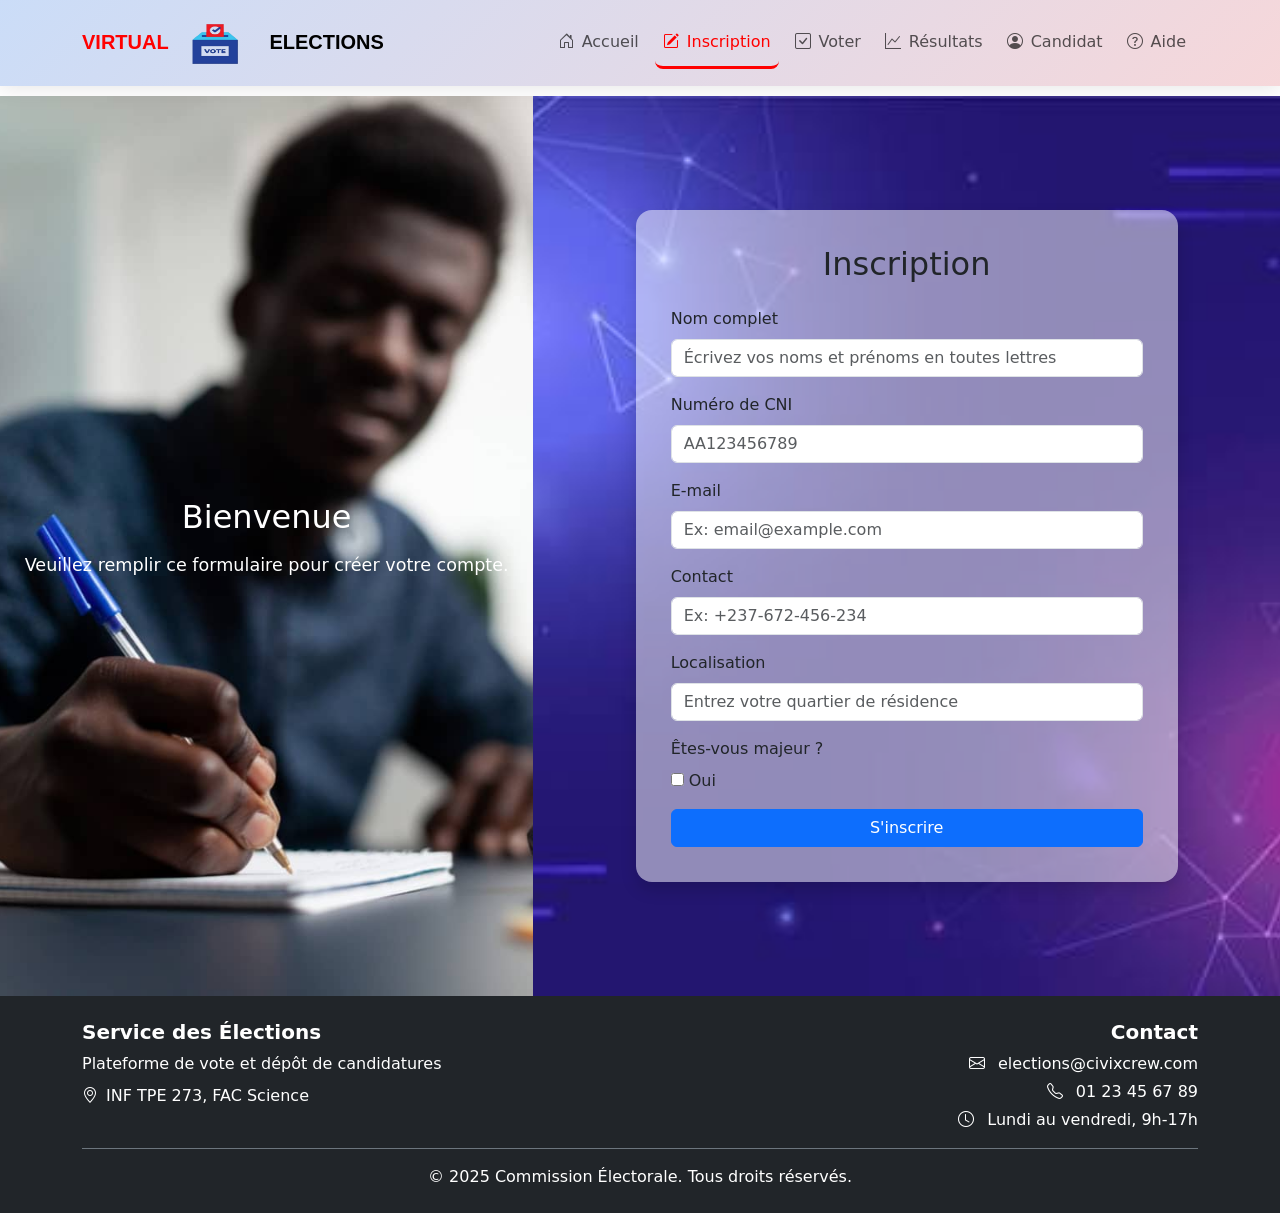
<file: Inscription.html>
<!DOCTYPE html>
<html lang="fr">

<head>
    <meta charset="UTF-8" />
    <meta name="viewport" content="width=device-width, initial-scale=1.0" />
    <title>Inscription</title>
    <!-- Bootstrap CSS -->
    <link rel="stylesheet" href="bootstrap/css/bootstrap.min.css">
    <link href="https://cdn.jsdelivr.net/npm/bootstrap@5.3.2/dist/css/bootstrap.min.css" rel="stylesheet">
    <link href="https://cdn.jsdelivr.net/npm/bootstrap-icons@1.11.1/font/bootstrap-icons.css" rel="stylesheet">
    <link rel="stylesheet" href="style.css">
</head>

<body>

    <!-- NAVBAR -->
    <nav class="navbar navbar-expand-lg navbar-light fixed-top px-4">
        <div class="container">
                <a class="navbar-brand" href="#">
                <span style="color: red; font-weight: bold; font-family: Verdana, Geneva, Tahoma, sans-serif;">VIRTUAL</span>
                <img src="/image/photo_2025-11-28_02-52-11 (2).jpg" alt="logo de vote" width="80" height="60" class="d-inline-block align-text-center me-2">
                <span style="font-weight: bold; font-family: Verdana, Geneva, Tahoma, sans-serif;">ELECTIONS</span>
            </a>

            <button class="navbar-toggler" type="button" data-bs-toggle="collapse" data-bs-target="#navMenu">
                <span class="navbar-toggler-icon"></span>
            </button>

            <div class="collapse navbar-collapse" id="navMenu">
                <ul class="navbar-nav ms-auto nav-custom">
                    <li class="nav-item">
                        <a class="nav-link " href="/index.html">
                            <i class="bi bi-house-door nav-icon"></i>
                            <span>Accueil</span>
                        </a>
                    </li>
                    <li class="nav-item">
                        <a class="nav-link active" href="/Inscription.html">
                            <i class="bi bi-pencil-square nav-icon"></i>
                            <span>Inscription</span>
                        </a>
                    </li>
                    <li class="nav-item">
                        <a class="nav-link" href="/Connexion.html">
                            <i class="bi bi-check-square nav-icon"></i>
                            <span>Voter</span>
                        </a>
                    </li>
                    <li class="nav-item">
                        <a class="nav-link" href="/Connexion.html">
                            <i class="bi bi-graph-up nav-icon"></i>
                            <span>Résultats</span>
                        </a>
                    </li>
                    <li class="nav-item">
                        <a class="nav-link" href="/Candidature.html">
                            <i class="bi bi-person-circle"></i>
                            <span>Candidat</span>
                        </a>
                    </li>
                    <li class="nav-item">
                        <a class="nav-link" href="/Aide.html">
                            <i class="bi bi-question-circle nav-icon"></i>
                            <span>Aide</span>
                        </a>
                    </li>
                </ul>
            </div>
        </div>
    </nav>
    <div class="container-fluid mt-5 pt-5">
        <div class="row">

            <!-- Left Illustration -->
            <div class="col-md-5 left-panel d-none d-md-flex">
                <h2 class="mb-3">Bienvenue</h2>
                <p style="font-size: 1.1rem;">Veuillez remplir ce formulaire pour créer votre compte.</p>
            </div>

            <!-- Form Area -->
            <div class="col-md-7 d-flex align-items-center justify-content-center sub-hero">
                <div class="form-container col-11 col-md-9 bg-white bg-opacity-50 shadow rounded-4">

                    <h2 class="text-center mb-4">Inscription</h2>

                    <form id="registerForm">

                        <!-- Nom complet -->
                        <div class="mb-3">
                            <label class="form-label">Nom complet</label>
                            <input type="text" id="name" class="form-control" placeholder="Écrivez vos noms et prénoms en toutes lettres" pattern="[A-Za-zÀ-ÿ\s]+" required>
                        </div>

                        <!-- CNI -->
                        <div class="mb-3">
                            <label class="form-label">Numéro de CNI</label>
                            <input type="text" id="cni" class="form-control" placeholder="AA123456789" required>
                        </div>

                        <!-- Email -->
                        <div class="mb-3">
                            <label class="form-label">E-mail</label>
                            <input type="email" id="email" class="form-control" placeholder="Ex: email@example.com"
                                required>
                        </div>

                        <!-- Contact -->
                        <div class="mb-3">
                            <label class="form-label">Contact</label>
                            <input type="text" id="contact" class="form-control" placeholder="Ex: +237-672-456-234"
                                pattern="[0-9+\-]+" required>
                        </div>

                        <!-- Localisation -->
                        <div class="mb-3">
                            <label class="form-label">Localisation</label>
                            <input type="text" id="location" class="form-control" placeholder="Entrez votre quartier de résidence" required>
                        </div>

                        <!-- Checkbox majeur -->
                        <div class="mb-3">
                            <label class="form-label">Êtes-vous majeur ?</label><br>
                            <input type="checkbox" id="majeur" required> Oui
                        </div>

                        <!-- Bouton -->
                        <button type="submit" class="btn btn-primary w-100">S'inscrire</button>

                    </form>
                </div>
            </div>
        </div>
    </div>

                        <!-- Modal de succès -->
    <div class="modal fade" id="successModal">
        <div class="modal-dialog modal-dialog-centered">
            <div class="modal-content p-3">
                                    <h4 class="text-success text-center">Inscription réussie</h4>
                                    <p class="text-center" id="successMsg"></p>
            </div>
        </div>
    </div>
    <!-- Bootstrap JS + jQuery -->
    <script src="https://cdn.jsdelivr.net/npm/bootstrap@5.3.2/dist/js/bootstrap.bundle.min.js"></script>

    <script>
        // Tableau d'identifiants prédéfinis
        const identifiants = [
            { id: 'VOTE001' },
            { id: 'VOTE002' },
            { id: 'VOTE003' },
            { id: 'VOTE004' },
            { id: 'VOTE005' }
        ];

        // Tableau pour stocker les inscrits
        let inscrits = [];
        let indexCourant = 0;

        // Gérer l'inscription
        document.getElementById('registerForm').addEventListener('submit', function (e) {
            e.preventDefault();

            const nom = document.getElementById('name').value;
            const cni = document.getElementById('cni').value;

            // Vérifier si nom ou CNI existe déjà
            const existe = inscrits.some(inscrit =>
                inscrit.nom === nom || inscrit.cni === cni
            );

            if (existe) {
                alert('Cette personne est déjà inscrite');
                return;
            }

            // Créer nouvel inscrit
            const nouvelInscrit = {
                nom: nom,
                cni: cni,
                id: identifiants[indexCourant].id
            };

            // Ajouter au tableau
            inscrits.push(nouvelInscrit);

            // Afficher les identifiants dans le modal
            document.getElementById('successMsg').textContent = `Inscription réussie ! Votre ID est : ${nouvelInscrit.id}`;

            // Afficher le modal
            const modal = new bootstrap.Modal(document.getElementById('successModal'));
            modal.show();

            // Incrémenter l'index
            indexCourant++;

            // Réinitialiser le formulaire
            document.getElementById('registerForm').reset();
        });
    </script>
    <footer class="bg-dark text-white py-4">
    <div class="container">
      <div class="row">
        <div class="col-md-6">
          <h5 class="fw-bold">Service des Élections</h5>
          <p class="mb-2">Plateforme de vote et dépôt de candidatures</p>
          <p class="mb-0"><i class="bi bi-geo-alt me-2"></i>INF TPE 273, FAC Science</p>
        </div>
        <div class="col-md-6 text-md-end">
          <h5 class="fw-bold">Contact</h5>
          <p class="mb-1"><i class="bi bi-envelope me-2"></i> elections@civixcrew.com</p>
          <p class="mb-1"><i class="bi bi-telephone me-2"></i> 01 23 45 67 89</p>
          <p class="mb-0"><i class="bi bi-clock me-2"></i> Lundi au vendredi, 9h-17h</p>
        </div>
      </div>
      <div class="text-center mt-3 pt-3 border-top border-secondary">
        <p class="mb-0">&copy; 2025 Commission Électorale. Tous droits réservés.</p>
      </div>
    </div>
  </footer>
</body>

</html>
</file>
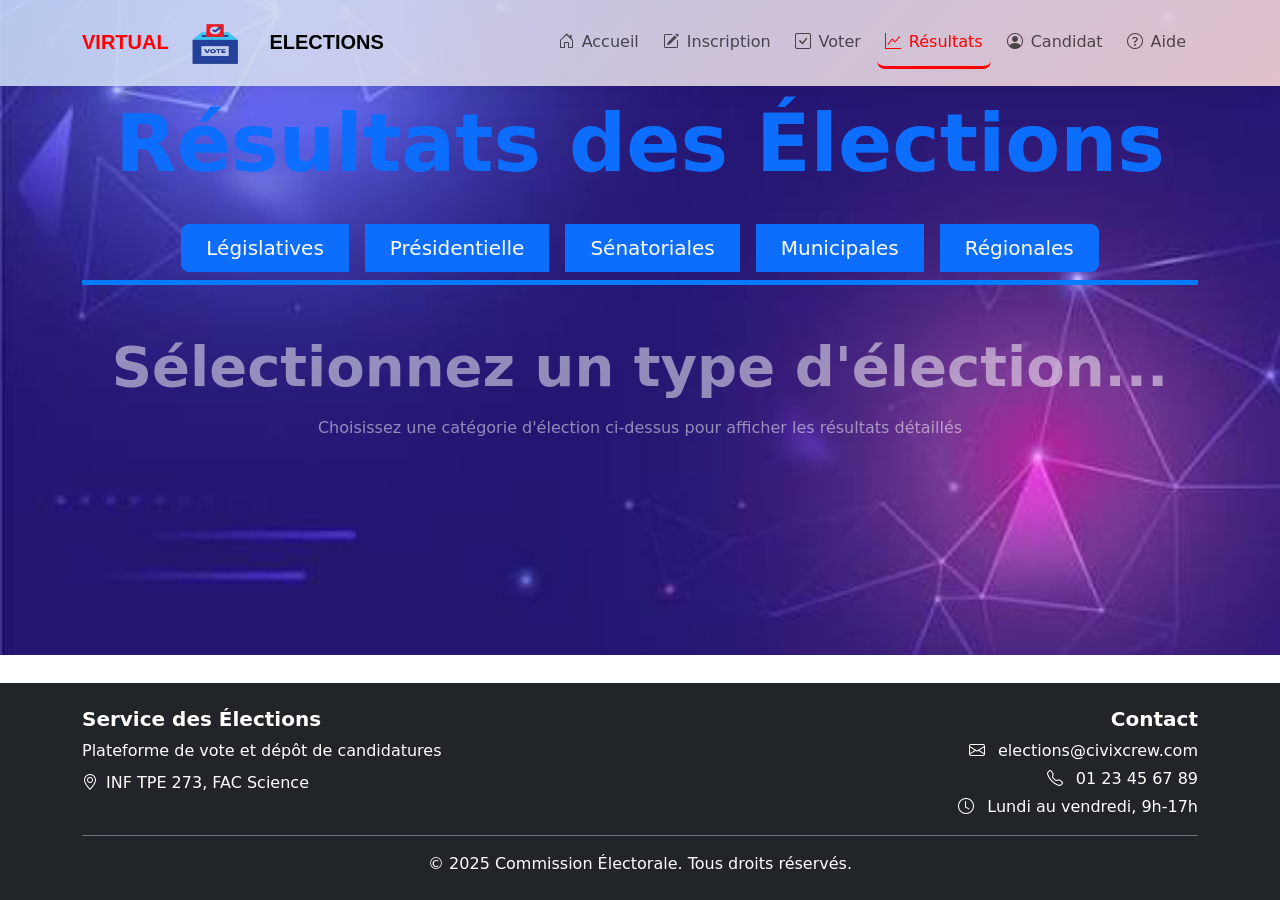
<file: Resultat.html>
<!DOCTYPE html>
<html lang="fr">

<head>
    <meta charset="UTF-8">
    <meta name="viewport" content="width=device-width, initial-scale=1.0">
    <title>Résultats des Élections</title>
    <link rel="stylesheet" href="bootstrap/css/bootstrap.min.css">
    <link rel="stylesheet" href="style.css">
    <link rel="stylesheet" href="https://cdn.jsdelivr.net/npm/bootstrap-icons@1.10.5/font/bootstrap-icons.css">
</head>

<body class="sub-hero">
    <!-- NAVBAR -->
    <nav class="navbar navbar-expand-lg navbar-light fixed-top px-4">
        <div class="container">
                <a class="navbar-brand" href="#">
                <span style="color: red; font-weight: bold; font-family: Verdana, Geneva, Tahoma, sans-serif;">VIRTUAL</span>
                <img src="/image/photo_2025-11-28_02-52-11 (2).jpg" alt="logo de vote" width="80" height="60" class="d-inline-block align-text-center me-2">
                <span style="font-weight: bold; font-family: Verdana, Geneva, Tahoma, sans-serif;">ELECTIONS</span>
            </a>

            <button class="navbar-toggler" type="button" data-bs-toggle="collapse" data-bs-target="#navMenu">
                <span class="navbar-toggler-icon"></span>
            </button>

            <div class="collapse navbar-collapse" id="navMenu">
                <ul class="navbar-nav ms-auto nav-custom">
                    <li class="nav-item">
                        <a class="nav-link " href="/index.html">
                            <i class="bi bi-house-door nav-icon"></i>
                            <span>Accueil</span>
                        </a>
                    </li>
                    <li class="nav-item">
                        <a class="nav-link" href="/Inscription.html">
                            <i class="bi bi-pencil-square nav-icon"></i>
                            <span>Inscription</span>
                        </a>
                    </li>
                    <li class="nav-item">
                        <a class="nav-link" href="/Connexion.html">
                            <i class="bi bi-check-square nav-icon"></i>
                            <span>Voter</span>
                        </a>
                    </li>
                    <li class="nav-item">
                        <a class="nav-link active" href="/Resultat.html">
                            <i class="bi bi-graph-up nav-icon"></i>
                            <span>Résultats</span>
                        </a>
                    </li>
                    <li class="nav-item">
                        <a class="nav-link" href="/Candidature.html">
                            <i class="bi bi-person-circle"></i>
                            <span>Candidat</span>
                        </a>
                    </li>
                    <li class="nav-item">
                        <a class="nav-link" href="/Aide.html">
                            <i class="bi bi-question-circle nav-icon"></i>
                            <span>Aide</span>
                        </a>
                    </li>
                </ul>
            </div>
        </div>
    </nav>
    <div class="container mt-5 pt-5">
        <header class="text-center mb-5">
            <h1 class="display-1 fw-bold text-primary">Résultats des Élections</h1>
            <div class="btn-group mt-4 flex-wrap" role="group">
                <button type="button" class="btn btn-primary btn-lg px-4 py-2 mx-2 mb-2"
                    id="btn-legislatives">Législatives</button>
                <button type="button" class="btn btn-primary btn-lg px-4 py-2 mx-2 mb-2"
                    id="btn-presidentielle">Présidentielle</button>
                <button type="button" class="btn btn-primary btn-lg px-4 py-2 mx-2 mb-2"
                    id="btn-senatorial">Sénatoriales</button>
                <button type="button" class="btn btn-primary btn-lg px-4 py-2 mx-2 mb-2"
                    id="btn-municipal">Municipales</button>
                <button type="button" class="btn btn-primary btn-lg px-4 py-2 mx-2 mb-2"
                    id="btn-regional">Régionales</button>
            </div>
        </header>

        <section id="en-cour" class="d-block">
            <h2 class="display-4 fw-bold text-center text-white opacity-50">Sélectionnez un type d'élection...</h2>
            <p class="text-center mt-3 text-white opacity-50">Choisissez une catégorie d'élection ci-dessus pour
                afficher les résultats
                détaillés</p>
        </section>

        <!-- Section Résultats Législatives -->
        <section id="legislatives" class="d-none">
            <h2 class="text-center mb-4 text-white opacity-50">Résultats des Élections Législatives</h2>

            <!-- Graphique en courbes -->
            <div class="row mb-5">
                <div class="col-md-10 mx-auto">
                    <h4 class="text-center mb-3 text-white opacity-50">Évolution des voix par parti</h4>
                    <div class="card p-4 shadow-sm">
                        <div class="text-center mb-3">
                            <span class="badge bg-success me-2">Alliance Citoyenne</span>
                            <span class="badge bg-info me-2">Les Racines et L'Avenir</span>
                            <span class="badge bg-warning me-2">Génération Equité</span>
                        </div>
                        <svg width="100%" height="200" class="border rounded">
                            <path d="M50,180 L150,120 L250,140 L350,160 L450,170" stroke="#198754" stroke-width="3"
                                fill="none" />
                            <path d="M50,160 L150,140 L250,130 L350,150 L450,165" stroke="#0dcaf0" stroke-width="3"
                                fill="none" />
                            <path d="M50,140 L150,160 L250,170 L350,170 L450,175" stroke="#ffc107" stroke-width="3"
                                fill="none" />
                            <circle cx="50" cy="180" r="4" fill="#198754" />
                            <circle cx="150" cy="120" r="4" fill="#198754" />
                            <circle cx="250" cy="140" r="4" fill="#198754" />
                            <circle cx="350" cy="160" r="4" fill="#198754" />
                            <circle cx="450" cy="170" r="4" fill="#198754" />

                            <circle cx="50" cy="160" r="4" fill="#0dcaf0" />
                            <circle cx="150" cy="140" r="4" fill="#0dcaf0" />
                            <circle cx="250" cy="130" r="4" fill="#0dcaf0" />
                            <circle cx="350" cy="150" r="4" fill="#0dcaf0" />
                            <circle cx="450" cy="165" r="4" fill="#0dcaf0" />

                            <circle cx="50" cy="140" r="4" fill="#ffc107" />
                            <circle cx="150" cy="160" r="4" fill="#ffc107" />
                            <circle cx="250" cy="170" r="4" fill="#ffc107" />
                            <circle cx="350" cy="170" r="4" fill="#ffc107" />
                            <circle cx="450" cy="175" r="4" fill="#ffc107" />

                            <line x1="40" y1="180" x2="460" y2="180" stroke="gray" stroke-width="1" />
                            <line x1="40" y1="180" x2="40" y2="80" stroke="gray" stroke-width="1" />
                            <text x="30" y="190" font-size="12">0%</text>
                            <text x="30" y="100" font-size="12">100%</text>
                            <text x="80" y="195" font-size="10">Tour 1</text>
                            <text x="180" y="195" font-size="10">Tour 2</text>
                            <text x="280" y="195" font-size="10">Tour 3</text>
                            <text x="380" y="195" font-size="10">Final</text>
                        </svg>
                    </div>
                </div>
            </div>

            <!-- Candidats -->
            <div class="row">
                <div class="col-md-4 mb-4">
                    <div class="card text-center h-100 shadow-sm">
                        <div class="card-body">
                            <img src="/image/candidat/aveline.jpeg" class="rounded-circle mb-3" width="120" height="120"
                                alt="Candidat 1" loading="lazy" style="object-fit:cover;">
                            <h5 class="card-title">MIYU AVELINE</h5>
                            <p class="card-text">Alliance Citoyenne</p>
                            <div class="progress mb-2" style="height: 25px;">
                                <div class="progress-bar progress-bar-striped progress-bar-animated bg-success"
                                    role="progressbar" data-width="42">
                                    42%
                                </div>
                            </div>
                            <p class="card-text"><small class="text-muted">1,250,000 voix</small></p>
                        </div>
                    </div>
                </div>
                <div class="col-md-4 mb-4">
                    <div class="card text-center h-100 shadow-sm">
                        <div class="card-body">
                            <img src="/image/candidat/charlaine.jpg" class="rounded-circle mb-3" width="120"
                                height="120" alt="Candidat 2" loading="lazy" style="object-fit:cover;">
                            <h5 class="card-title">BELVA CHARLAINE</h5>
                            <p class="card-text">Les Racines et L'Avenir</p>
                            <div class="progress mb-2" style="height: 25px;">
                                <div class="progress-bar progress-bar-striped progress-bar-animated bg-info"
                                    role="progressbar" data-width="35">
                                    35%
                                </div>
                            </div>
                            <p class="card-text"><small class="text-muted">1,045,000 voix</small></p>
                        </div>
                    </div>
                </div>
                <div class="col-md-4 mb-4">
                    <div class="card text-center h-100 shadow-sm">
                        <div class="card-body">
                            <img src="/image/candidat/mhyline.jpg" class="rounded-circle mb-3" width="120" height="120"
                                alt="Candidat 3">
                            <h5 class="card-title">JEUFACK MAHELYNE</h5>
                            <p class="card-text">Génération Equité</p>
                            <div class="progress mb-2" style="height: 25px;">
                                <div class="progress-bar progress-bar-striped progress-bar-animated bg-warning"
                                    role="progressbar" data-width="23">
                                    23%
                                </div>
                            </div>
                            <p class="card-text"><small class="text-muted">685,000 voix</small></p>
                        </div>
                    </div>
                </div>
            </div>
        </section>

        <!-- Section Résultats Présidentielle -->
        <section id="presidentielle" class="d-none">
            <h2 class="text-center mb-4  text-white opacity-50">Résultats de l'Élection Présidentielle</h2>

            <!-- Graphique en courbes -->
            <div class="row mb-5">
                <div class="col-md-10 mx-auto">
                    <h4 class="text-center mb-3  text-white opacity-50">Évolution des voix par candidat</h4>
                    <div class="card p-4 shadow-sm">
                        <div class="text-center mb-3">
                            <span class="badge bg-danger me-2">Le Parti Des Territoires</span>
                            <span class="badge bg-primary me-2">L'étoile du Progrès pour le futur</span>
                            <span class="badge bg-secondary me-2">Génération Equité</span>
                        </div>
                        <svg width="100%" height="200" class="border rounded">
                            <!-- Ligne Candidate X -->
                            <path d="M50,150 L150,130 L250,120 L350,110 L450,104" stroke="#dc3545" stroke-width="3"
                                fill="none" />
                            <!-- Ligne Candidate Y -->
                            <path d="M50,130 L150,140 L250,150 L350,140 L450,135" stroke="#0d6efd" stroke-width="3"
                                fill="none" />
                            <!-- Ligne Candidate Z -->
                            <path d="M50,170 L150,160 L250,155 L350,165 L450,166" stroke="#6c757d" stroke-width="3"
                                fill="none" />
                            <!-- Points sur la courbe -->
                            <circle cx="50" cy="150" r="4" fill="#dc3545" />
                            <circle cx="150" cy="130" r="4" fill="#dc3545" />
                            <circle cx="250" cy="120" r="4" fill="#dc3545" />
                            <circle cx="350" cy="110" r="4" fill="#dc3545" />
                            <circle cx="450" cy="104" r="4" fill="#dc3545" />

                            <circle cx="50" cy="130" r="4" fill="#0d6efd" />
                            <circle cx="150" cy="140" r="4" fill="#0d6efd" />
                            <circle cx="250" cy="150" r="4" fill="#0d6efd" />
                            <circle cx="350" cy="140" r="4" fill="#0d6efd" />
                            <circle cx="450" cy="135" r="4" fill="#0d6efd" />

                            <circle cx="50" cy="170" r="4" fill="#6c757d" />
                            <circle cx="150" cy="160" r="4" fill="#6c757d" />
                            <circle cx="250" cy="155" r="4" fill="#6c757d" />
                            <circle cx="350" cy="165" r="4" fill="#6c757d" />
                            <circle cx="450" cy="166" r="4" fill="#6c757d" />

                            <!-- Axes et légendes -->
                            <line x1="40" y1="180" x2="460" y2="180" stroke="gray" stroke-width="1" />
                            <line x1="40" y1="180" x2="40" y2="80" stroke="gray" stroke-width="1" />
                            <text x="30" y="190" font-size="12">0%</text>
                            <text x="30" y="100" font-size="12">50%</text>
                            <text x="80" y="195" font-size="10">Mois 1</text>
                            <text x="180" y="195" font-size="10">Mois 2</text>
                            <text x="280" y="195" font-size="10">Mois 3</text>
                            <text x="380" y="195" font-size="10">Final</text>
                        </svg>
                    </div>
                </div>
            </div>

            <!-- Candidats -->
            <div class="row">
                <div class="col-md-4 mb-4">
                    <div class="card text-center h-100 shadow-sm">
                        <div class="card-body">
                            <img src="/image/candidat/KK.jpg" class="rounded-circle mb-3" width="120" height="120"
                                alt="Candidate X" loading="lazy" style="object-fit:cover;">
                            <h5 class="card-title">KYOTAKA ANAYOKOJI</h5>
                            <p class="card-text"> Le Parti Des Territoires</p>
                            <div class="progress mb-2" style="height: 25px;">
                                <div class="progress-bar progress-bar-striped progress-bar-animated bg-danger"
                                    role="progressbar" data-width="33">
                                    33%
                                </div>
                            </div>
                            <p class="card-text"><small class="text-muted">980,000 voix</small></p>
                        </div>
                    </div>
                </div>
                <div class="col-md-4 mb-4">
                    <div class="card text-center h-100 shadow-sm">
                        <div class="card-body">
                            <img src="/image/candidat/Rachel.jpg" class="rounded-circle mb-3" width="120" height="120"
                                alt="Candidate Y" loading="lazy" style="object-fit:cover;">
                            <h5 class="card-title">MBEBI RACHEL</h5>
                            <p class="card-text">L'étoile du Progrès pour le futur</p>
                            <div class="progress mb-2" style="height: 25px;">
                                <div class="progress-bar progress-bar-striped progress-bar-animated bg-primary"
                                    role="progressbar" data-width="20">
                                    20%
                                </div>
                            </div>
                            <p class="card-text"><small class="text-muted">13,620,000 voix</small></p>
                        </div>
                    </div>
                </div>
                <div class="col-md-4 mb-4">
                    <div class="card text-center h-100 shadow-sm">
                        <div class="card-body">
                            <img src="/image/candidat/joyce.jpg" class="rounded-circle mb-3" width="120" height="120"
                                alt="Candidate Z" loading="lazy" style="object-fit:cover;">
                            <h5 class="card-title">MAFO JOYCE DELICE</h5>
                            <p class="card-text">Génération Equité</p>
                            <div class="progress mb-2" style="height: 25px;">
                                <div class="progress-bar progress-bar-striped progress-bar-animated bg-secondary"
                                    role="progressbar" data-width="7">
                                    7%
                                </div>
                            </div>
                            <p class="card-text"><small class="text-muted">2,120,000 voix</small></p>
                        </div>
                    </div>
                </div>
            </div>
        </section>

        <!-- Sections Municipal, Sénatorial et Régional avec le même format -->
        <!-- Section Résultats Sénatorial -->
        <section id="senatorial" class="d-none">
            <h2 class="text-center mb-4 text-white opacity-50">Résultats des Élections Sénatoriales</h2>

            <!-- Graphique en courbes -->
            <div class="row mb-5">
                <div class="col-md-10 mx-auto">
                    <h4 class="text-center mb-3 text-white opacity-50">Évolution des voix par parti</h4>
                    <div class="card p-4 shadow-sm">
                        <div class="text-center mb-3">
                            <span class="badge bg-success me-2">L'étoile du Progrès pour le futur</span>
                            <span class="badge bg-info me-2">Jeunes Visionnaires</span>
                            <span class="badge bg-warning me-2">Alliance Citoyenne</span>
                        </div>
                        <svg width="100%" height="200" class="border rounded">
                            <!-- Ligne Parti A -->
                            <path d="M50,160 L150,140 L250,130 L350,124 L450,124" stroke="#198754" stroke-width="3"
                                fill="none" />
                            <!-- Ligne Parti B -->
                            <path d="M50,140 L150,150 L250,145 L350,140 L450,138" stroke="#0dcaf0" stroke-width="3"
                                fill="none" />
                            <!-- Ligne Parti C -->
                            <path d="M50,120 L150,130 L250,140 L350,150 L450,152" stroke="#ffc107" stroke-width="3"
                                fill="none" />
                            <!-- Points sur la courbe (similaire aux autres) -->
                            <circle cx="50" cy="160" r="4" fill="#198754" />
                            <circle cx="150" cy="140" r="4" fill="#198754" />
                            <circle cx="250" cy="130" r="4" fill="#198754" />
                            <circle cx="350" cy="124" r="4" fill="#198754" />
                            <circle cx="450" cy="124" r="4" fill="#198754" />

                            <circle cx="50" cy="140" r="4" fill="#0dcaf0" />
                            <circle cx="150" cy="150" r="4" fill="#0dcaf0" />
                            <circle cx="250" cy="145" r="4" fill="#0dcaf0" />
                            <circle cx="350" cy="140" r="4" fill="#0dcaf0" />
                            <circle cx="450" cy="138" r="4" fill="#0dcaf0" />

                            <circle cx="50" cy="120" r="4" fill="#ffc107" />
                            <circle cx="150" cy="130" r="4" fill="#ffc107" />
                            <circle cx="250" cy="140" r="4" fill="#ffc107" />
                            <circle cx="350" cy="150" r="4" fill="#ffc107" />
                            <circle cx="450" cy="152" r="4" fill="#ffc107" />

                            <!-- Axes et légendes -->
                            <line x1="40" y1="180" x2="460" y2="180" stroke="gray" stroke-width="1" />
                            <line x1="40" y1="180" x2="40" y2="80" stroke="gray" stroke-width="1" />
                            <text x="30" y="190" font-size="12">0%</text>
                            <text x="30" y="100" font-size="12">40%</text>
                            <text x="80" y="195" font-size="10">Sem 1</text>
                            <text x="180" y="195" font-size="10">Sem 2</text>
                            <text x="280" y="195" font-size="10">Sem 3</text>
                            <text x="380" y="195" font-size="10">Final</text>
                        </svg>
                    </div>
                </div>
            </div>

            <!-- Candidats -->
            <div class="row">
                <div class="col-md-4 mb-4">
                    <div class="card text-center h-100 shadow-sm">
                        <div class="card-body">
                            <img src="/image/candidat/dia.jpg" class="rounded-circle mb-3" width="120" height="120"
                                alt="Candidat 1" loading="lazy" style="object-fit:cover;">
                            <h5 class="card-title">NOIR DIABOLO</h5>
                            <p class="card-text">L'étoile du Progrès pour le futur</p>
                            <div class="progress mb-2" style="height: 25px;">
                                <div class="progress-bar progress-bar-striped progress-bar-animated bg-success"
                                    role="progressbar" data-width="38">
                                    38%
                                </div>
                            </div>
                            <p class="card-text"><small class="text-muted">1,000,000 voix</small></p>
                        </div>
                    </div>
                </div>
                <div class="col-md-4 mb-4">
                    <div class="card text-center h-100 shadow-sm">
                        <div class="card-body">
                            <img src="/image/candidat/chanelle.jpg" class="rounded-circle mb-3" width="120" height="120"
                                alt="Candidat 2" loading="lazy" style="object-fit:cover;">
                            <h5 class="card-title">MESMINE CHANELLE</h5>
                            <p class="card-text">Jeunes Visionnaires</p>
                            <div class="progress mb-2" style="height: 25px;">
                                <div class="progress-bar progress-bar-striped progress-bar-animated bg-info"
                                    role="progressbar" data-width="32">
                                    32%
                                </div>
                            </div>
                            <p class="card-text"><small class="text-muted">800,000 voix</small></p>
                        </div>
                    </div>
                </div>
                <div class="col-md-4 mb-4">
                    <div class="card text-center h-100 shadow-sm">
                        <div class="card-body">
                            <img src="/image/candidat/lauriane.jpg" class="rounded-circle mb-3" width="120" height="120"
                                alt="Candidat 3">
                            <h5 class="card-title">TASKEM LAURIANE</h5>
                            <p class="card-text">Alliance Citoyenne</p>
                            <div class="progress mb-2" style="height: 25px;">
                                <div class="progress-bar progress-bar-striped progress-bar-animated bg-warning"
                                    role="progressbar" data-width="20">
                                    20%
                                </div>
                            </div>
                            <p class="card-text"><small class="text-muted">500,000 voix</small></p>
                        </div>
                    </div>
                </div>
            </div>
        </section>

        <!-- Sections Municipal et Régional suivent le même modèle -->
        <!-- Section Résultats Municipal -->
        <section id="municipal" class="d-none text-center text-white opacity-50">
            <h2 class="text-center mb-4">Résultats des Élections Municipales</h2>
            <p>Une erreur s'est produite lors du vote. Par conséquent, ce vote a été annulé.</p>
            <!-- Graphique en courbes similaire aux autres sections -->
            <!-- Candidats avec barres de progression individuelles -->
        </section>

        <!-- Section Résultats Régional -->
        <section id="regional" class="d-none text-center text-white opacity-50">
            <h2 class="text-center mb-4">Résultats des Élections Régionales</h2>
            <p>En cours de calcul.</p>
            <!-- Graphique en courbes similaire aux autres sections -->
            <!-- Candidats avec barres de progression individuelles -->
        </section>
    </div>
    </div>
    <script>
        document.addEventListener('DOMContentLoaded', function () {
            const footer = document.getElementById('footer');
            // Fonction pour animer les barres de progression
            function animateProgressBars(sectionId) {
                const progressBars = document.querySelectorAll(`#${sectionId} .progress-bar`);
                progressBars.forEach(bar => {
                    const width = bar.getAttribute('data-width');
                    bar.style.width = '0%';
                    setTimeout(() => {
                        bar.style.width = width + '%';
                    }, 100);
                });
            }

            // Fonction pour afficher une section
            function showSection(sectionId) {
                // Cacher toutes les sections
                document.querySelectorAll('section').forEach(section => {
                    section.classList.add('d-none');
                    section.classList.remove('d-block');
                });

                // Afficher la section sélectionnée
                const targetSection = document.getElementById(sectionId);
                if (targetSection) {
                    targetSection.classList.remove('d-none');
                    targetSection.classList.add('d-block');
                    animateProgressBars(sectionId);
                }
                if (footer) footer.classList.remove('fixed-bottom');
            }

            // Helper pour attacher des écouteurs uniquement si le bouton existe
            function attachButton(btnId, sectionId) {
                const btn = document.getElementById(btnId);
                if (btn) {
                    btn.addEventListener('click', function () {
                        showSection(sectionId);
                    });
                }
            }

            // Attacher les boutons (silencieux si certains boutons manquent)
            attachButton('btn-legislatives', 'legislatives');
            attachButton('btn-presidentielle', 'presidentielle');
            attachButton('btn-senatorial', 'senatorial');
            attachButton('btn-municipal', 'municipal');
            attachButton('btn-regional', 'regional');
        });
    </script>
                <footer class="bg-dark text-white py-4 fixed-bottom" id="footer">
        <div class="container">
            <div class="row">
                <div class="col-md-6">
                    <h5 class="fw-bold">Service des Élections</h5>
                    <p class="mb-2">Plateforme de vote et dépôt de candidatures</p>
                    <p class="mb-0"><i class="bi bi-geo-alt me-2"></i>INF TPE 273, FAC Science</p>
                </div>
                <div class="col-md-6 text-md-end">
                    <h5 class="fw-bold">Contact</h5>
                    <p class="mb-1"><i class="bi bi-envelope me-2"></i> elections@civixcrew.com</p>
                    <p class="mb-1"><i class="bi bi-telephone me-2"></i> 01 23 45 67 89</p>
                    <p class="mb-0"><i class="bi bi-clock me-2"></i> Lundi au vendredi, 9h-17h</p>
                </div>
            </div>
            <div class="text-center mt-3 pt-3 border-top border-secondary">
                <p class="mb-0">&copy; 2025 Commission Électorale. Tous droits réservés.</p>
            </div>
        </div>
    </footer>
</body>

</html>
</file>
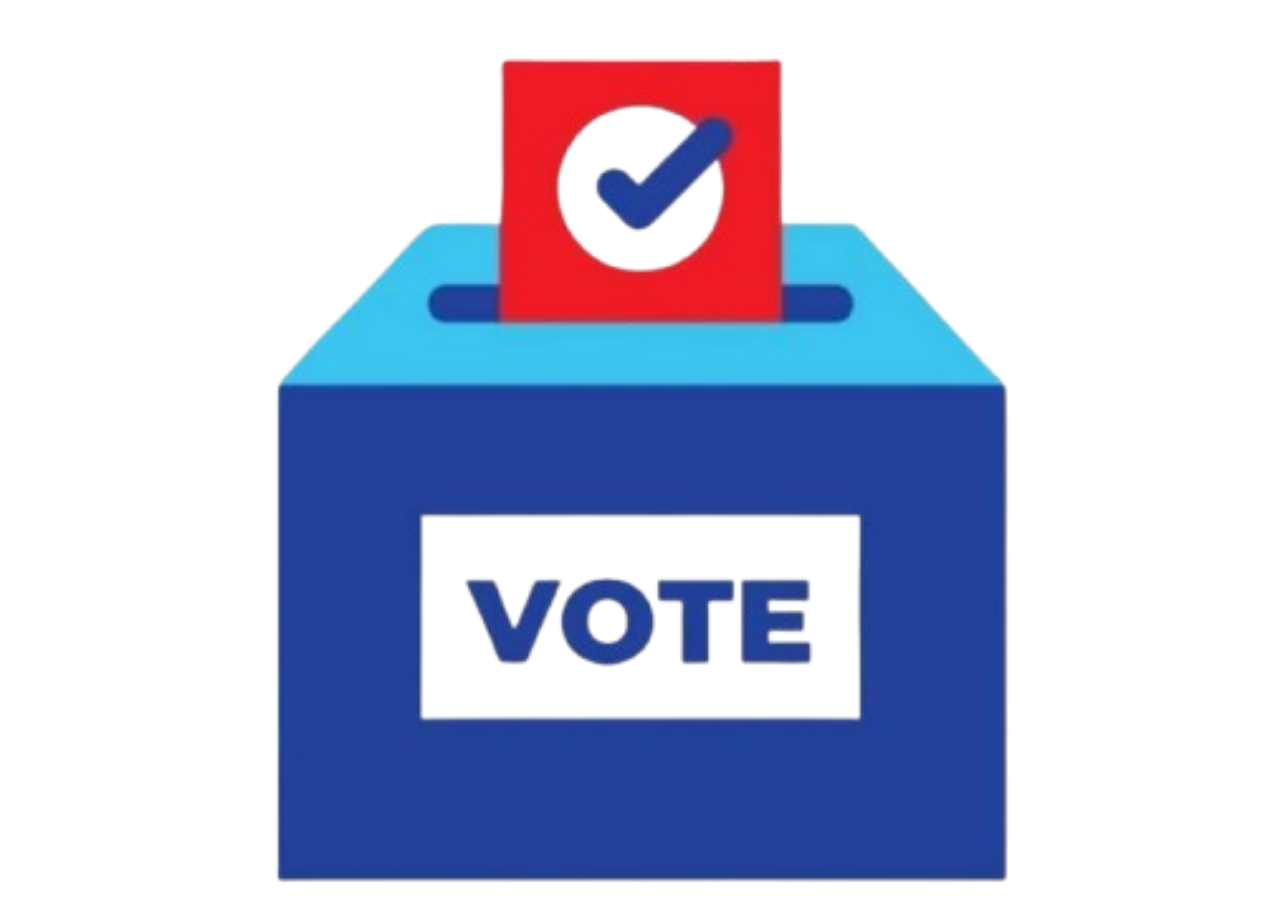
<file: vote/default.html>
<!DOCTYPE html>
<html lang="en">
<head>
    <meta charset="UTF-8">
    <meta name="viewport" content="width=device-width, initial-scale=1.0">
    <title>Document</title>
    <style>
        body {
            display: flex;
            justify-content: center;
            align-items: center;
            height: 100vh;
            margin: 0;
            background-image: url('/image/photo_2025-11-28_02-52-11 (2).jpg');
            background-position: center;
            background-repeat: no-repeat;
            background-attachment: fixed;
            background-size: cover;
        }
        img {
            max-width: 100%;
            height: auto;
        }        
    </style>
</head>
<body>
</body>
</html>
</file>
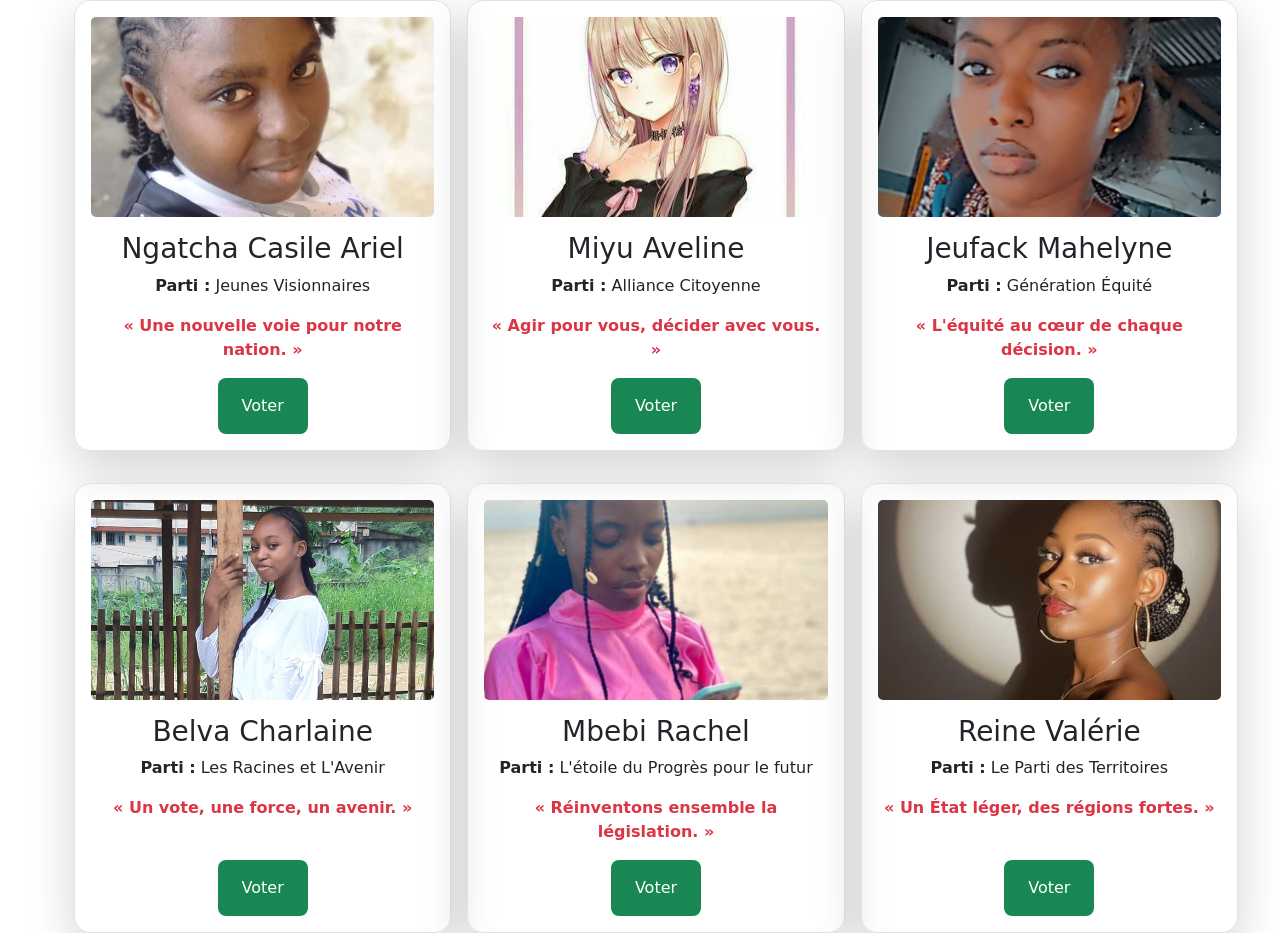
<file: vote/elec_legislatif.html>
<!DOCTYPE html>
<html lang="fr">
<head>
    <meta charset="UTF-8">
    <meta name="viewport" content="width=device-width, initial-scale=1.0">
    <title>Élections législatives</title>
    <link rel="stylesheet" href="bootstrap-5.3.8-dist/css/bootstrap.min.css">
    <style>        
       .div-border{
        border: 1px solid #b3b0b0;
       }
       .picture1{
            width: 100%;
            height: 200px;
            background-image: url('/image/candidat/belva.jpg'); /* Add image URL here */
            background-size: cover;
            background-position: center;
            margin-bottom: 15px;
            border-radius: 5px 5px 5px 5px;
        }
        .picture2{
            width: 100%;
            height: 200px;
            background-image: url('/image/candidat/aveline.jpeg'); /* Add image URL here */
            background-size: cover;
            background-position: center;
            margin-bottom: 15px;
            border-radius: 5px 5px 5px 5px;
        }
        .picture3{
            width: 100%;
            height: 200px;
            background-image: url('/image/candidat/mhyline.jpg'); /* Add image URL here */
            background-size: cover;
            background-position: center;
            margin-bottom: 15px;
            border-radius: 5px 5px 5px 5px;
        }
        .picture4{
            width: 100%;
            height: 200px;
            background-image: url('/image/candidat/charlaine.jpg'); /* Add image URL here */
            background-size: cover;
            background-position: center;
            margin-bottom: 15px;
            border-radius: 5px 5px 5px 5px;
        }
        .picture5{
            width: 100%;
            height: 200px;
            background-image: url('/image/candidat/sonia.jpg'); /* Add image URL here */
            background-size: cover;
            background-position: center;
            margin-bottom: 15px;
            border-radius: 5px 5px 5px 5px;
        }
        .picture6{
            width: 100%;
            height: 200px;
            background-image: url('/image/candidat/reina.jpg'); /* Add image URL here */
            background-size: cover;
            background-position: center;
            margin-bottom: 15px;
            border-radius: 5px 5px 5px 5px;
        }
    </style>
</head>
<body class="d-flex flex-body justify-content-between" style="height: 100vh;">
    <div class="container">

        <div class="row g-3 align-items-stretch" style="gap:1rem; flex-wrap: nowrap; margin-bottom:2rem;">
            <div class="col-4 border-1 border rounded-4 shadow-lg text-center div-border p-3 d-flex flex-column" style="overflow-y:auto;">
                <div class="picture1"></div>
                <h3>Ngatcha Casile Ariel</h3>
                <p><b>Parti :</b> Jeunes Visionnaires</p>
                <p class="text-danger"><b>« Une nouvelle voie pour notre nation. »</b></p>
                <button class="btn pt-3 pb-3 px-4 btn-success text-white border-0 pointer rounded-3 mt-auto align-self-center vote-button" onclick="handlevote('Ngatcha Casile Ariel')">Voter</button>
            </div>

            <div class="col-4 border-1 border rounded-4 shadow-lg text-center div-border p-3 d-flex flex-column" style="overflow-y:auto;">
                <div class="picture2"></div>
                <h3>Miyu Aveline</h3>
                <p><b>Parti :</b> Alliance Citoyenne</p>
                <p class="text-danger"><b>« Agir pour vous, décider avec vous. »</b></p>
                <button class="btn pt-3 pb-3 px-4 btn-success text-white border-0 pointer rounded-3 mt-auto align-self-center vote-button" onclick="handlevote('Miyu Aveline')">Voter</button>
            </div>
            <div class="col-4 border-1 border rounded-4 shadow-lg text-center div-border p-3 d-flex flex-column" style="overflow-y:auto;">
                <div class="picture3"></div>
                <h3>Jeufack Mahelyne</h3>
                <p><b>Parti :</b> Génération Équité</p>
                <p class="text-danger"><b>« L'équité au cœur de chaque décision. »</b></p>
                <button class="btn pt-3 pb-3 px-4 btn-success text-white border-0 pointer rounded-3 mt-auto align-self-center vote-button" onclick="handlevote('Jeufack Mahelyne')">Voter</button>
            </div>
        </div>
        <div class="row g-3 align-items-stretch" style="gap:1rem; flex-wrap: nowrap; margin-bottom:2rem;">
            <div class="col-4 border-1 border rounded-4 shadow-lg text-center div-border p-3 d-flex flex-column" style="overflow-y:auto;">
                <div class="picture4"></div>
                <h3>Belva Charlaine</h3>
                <p><b>Parti :</b> Les Racines et L'Avenir</p>
                <p class="text-danger"><b>« Un vote, une force, un avenir. »</b></p>
                <button class="btn pt-3 pb-3 px-4 btn-success text-white border-0 pointer rounded-3 mt-auto align-self-center vote-button" onclick="handlevote('Belva Charlaine')">Voter</button>
            </div>

            <div class="col-4 border-1 border rounded-4 shadow-lg text-center div-border p-3 d-flex flex-column" style="overflow-y:auto;">
                <div class="picture5"></div>
                <h3>Mbebi Rachel</h3>
                <p><b>Parti :</b> L'étoile du Progrès pour le futur</p>
                <p class="text-danger"><b>« Réinventons ensemble la législation. »</b></p>
                <button class="btn pt-3 pb-3 px-4 btn-success text-white border-0 pointer rounded-3 mt-auto align-self-center vote-button" onclick="handlevote('Mbebi Rachel')">Voter</button>
            </div>

            <div class="col-4 border-1 border rounded-4 shadow-lg text-center div-border p-3 d-flex flex-column" style="overflow-y:auto;">
                <div class="picture6"></div>
                <h3>Reine Valérie</h3>
                <p><b>Parti :</b> Le Parti des Territoires</p>
                <p class="text-danger"><b>« Un État léger, des régions fortes. »</b></p>
                <button class="btn pt-3 pb-3 px-4 btn-success text-white border-0 pointer rounded-3 mt-auto align-self-center vote-button" onclick="handlevote('Reine Valérie')">Voter</button>
            </div>

        </div>
    </div>
    <script src="vote2.js"></script>
</body>
</html>
</file>
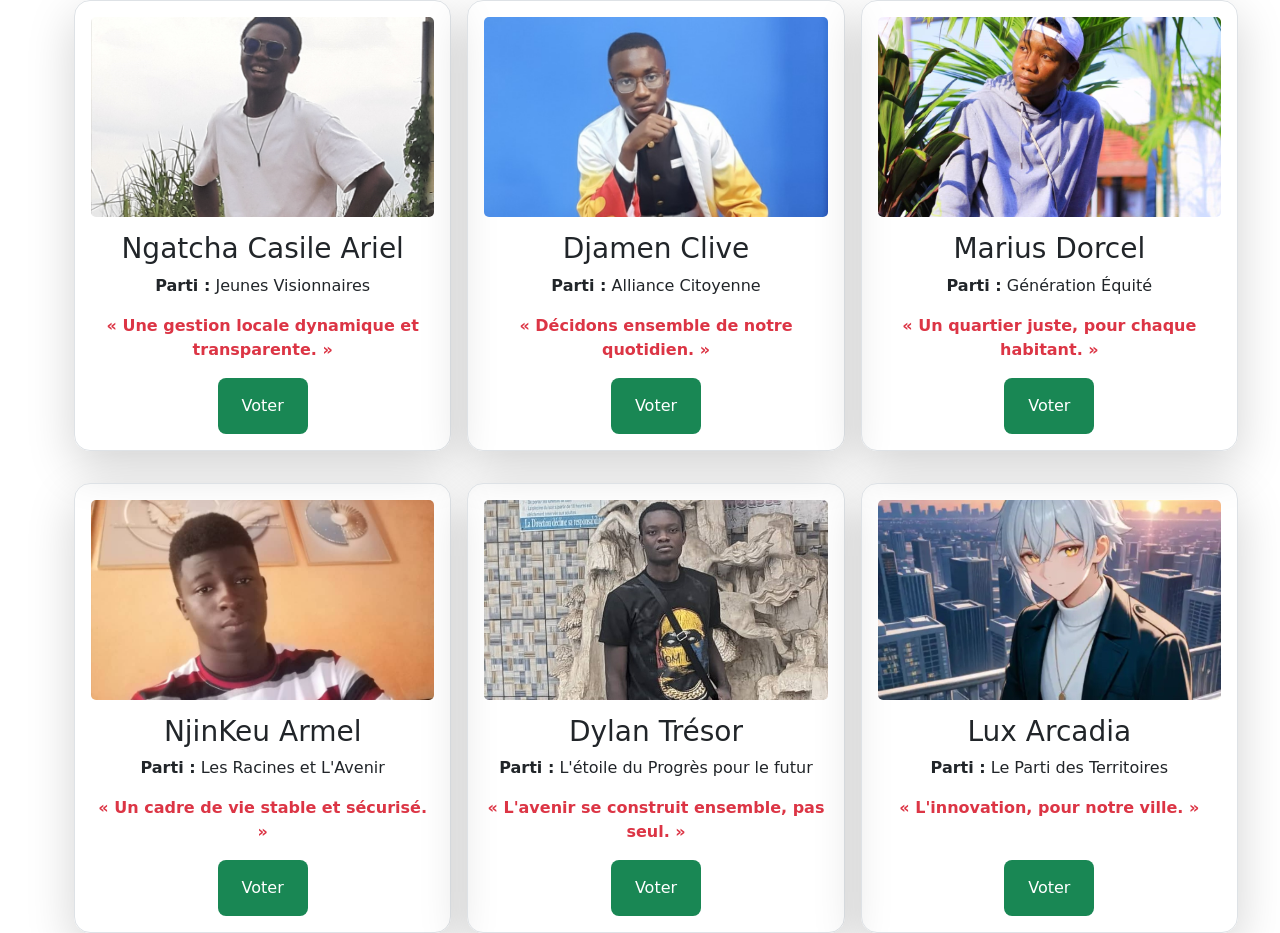
<file: vote/elec_municipal.html>
<!DOCTYPE html>
<html lang="fr">
<head>
    <meta charset="UTF-8">
    <meta name="viewport" content="width=device-width, initial-scale=1.0">
    <title>Élections municipales</title>
    <link rel="stylesheet" href="bootstrap-5.3.8-dist/css/bootstrap.min.css">
    <style>        
       .div-border{
        border: 1px solid #b3b0b0;
       }
       .picture1{
            width: 100%;
            height: 200px;
            background-image: url('/image/candidat/casile.jpg'); /* Add image URL here */
            background-size: cover;
            background-position: center;
            margin-bottom: 15px;
            border-radius: 5px 5px 5px 5px;
        }
        .picture2{
            width: 100%;
            height: 200px;
            background-image: url('/image/candidat/clive.jpg'); /* Add image URL here */
            background-size: cover;
            background-position: center;
            margin-bottom: 15px;
            border-radius: 5px 5px 5px 5px;
        }
        .picture3{
            width: 100%;
            height: 200px;
            background-image: url('/image/candidat/marius.jpg'); /* Add image URL here */
            background-size: cover;
            background-position: center;
            margin-bottom: 15px;
            border-radius: 5px 5px 5px 5px;
        }
        .picture4{
            width: 100%;
            height: 200px;
            background-image: url('/image/candidat/armel.jpg'); /* Add image URL here */
            background-size: cover;
            background-position: center;
            margin-bottom: 15px;
            border-radius: 5px 5px 5px 5px;
        }
        .picture5{
            width: 100%;
            height: 200px;
            background-image: url('/image/candidat/dylan.jpg'); /* Add image URL here */
            background-size: cover;
            background-position: center;
            margin-bottom: 15px;
            border-radius: 5px 5px 5px 5px;
        }
        .picture6{
            width: 100%;
            height: 200px;
            background-image: url('/image/candidat/Screenshot_20250901-042954_PixAI.jpg'); /* Add image URL here */
            background-size: cover;
            background-position: center;
            margin-bottom: 15px;
            border-radius: 5px 5px 5px 5px;
        }
    </style>
</head>
<body class="d-flex flex-body justify-content-between" style="height: 100vh;">
    <div class="container">

        <div class="row g-3 align-items-stretch" style="gap:1rem; flex-wrap: nowrap; margin-bottom:2rem;">
            <div class="col-4 border-1 border rounded-4 shadow-lg text-center div-border p-3 d-flex flex-column" style="overflow-y:auto;">
                <div class="picture1"></div>
                <h3>Ngatcha Casile Ariel</h3>
                <p><b>Parti :</b> Jeunes Visionnaires</p>
                <p class="text-danger"><b>« Une gestion locale dynamique et transparente. »</b></p>
                <button class="btn pt-3 pb-3 px-4 btn-success text-white border-0 pointer rounded-3 mt-auto align-self-center vote-button" onclick="handlevote('Ngatcha Casile Ariel')">Voter</button>
            </div>

            <div class="col-4 border-1 border rounded-4 shadow-lg text-center div-border p-3 d-flex flex-column" style="overflow-y:auto;">
                <div class="picture2"></div>
                <h3>Djamen Clive</h3>
                <p><b>Parti :</b> Alliance Citoyenne</p>
                <p class="text-danger"><b>« Décidons ensemble de notre quotidien. »</b></p>
                <button class="btn pt-3 pb-3 px-4 btn-success text-white border-0 pointer rounded-3 mt-auto align-self-center vote-button" onclick="handlevote('Djamen Clive')">Voter</button>
            </div>
            <div class="col-4 border-1 border rounded-4 shadow-lg text-center div-border p-3 d-flex flex-column" style="overflow-y:auto;">
                <div class="picture3"></div>
                <h3>Marius Dorcel</h3>
                <p><b>Parti :</b> Génération Équité</p>
                <p class="text-danger"><b>« Un quartier juste, pour chaque habitant. »</b></p>
                <button class="btn pt-3 pb-3 px-4 btn-success text-white border-0 pointer rounded-3 mt-auto align-self-center vote-button" onclick="handlevote('Marius Dorcel')">Voter</button>
            </div>
        </div>
        <div class="row g-3 align-items-stretch" style="gap:1rem; flex-wrap: nowrap; margin-bottom:2rem;">
            <div class="col-4 border-1 border rounded-4 shadow-lg text-center div-border p-3 d-flex flex-column" style="overflow-y:auto;">
                <div class="picture4"></div>
                <h3>NjinKeu Armel</h3>
                <p><b>Parti :</b> Les Racines et L'Avenir</p>
                <p class="text-danger"><b>« Un cadre de vie stable et sécurisé. »</b></p>
                <button class="btn pt-3 pb-3 px-4 btn-success text-white border-0 pointer rounded-3 mt-auto align-self-center vote-button" onclick="handlevote('NjinKeu Armel')">Voter</button>
            </div>

            <div class="col-4 border-1 border rounded-4 shadow-lg text-center div-border p-3 d-flex flex-column" style="overflow-y:auto;">
                <div class="picture5"></div>
                <h3>Dylan Trésor</h3>
                <p><b>Parti :</b> L'étoile du Progrès pour le futur</p>
                <p class="text-danger"><b>« L'avenir se construit ensemble, pas seul. »</b></p>
                <button class="btn pt-3 pb-3 px-4 btn-success text-white border-0 pointer rounded-3 mt-auto align-self-center vote-button" onclick="handlevote('Dylan Trésor')">Voter</button>
            </div>

            <div class="col-4 border-1 border rounded-4 shadow-lg text-center div-border p-3 d-flex flex-column" style="overflow-y:auto;">
                <div class="picture6"></div>
                <h3>Lux Arcadia</h3>
                <p><b>Parti :</b> Le Parti des Territoires</p>
                <p class="text-danger"><b>« L'innovation, pour notre ville. »</b></p>
                <button class="btn pt-3 pb-3 px-4 btn-success text-white border-0 pointer rounded-3 mt-auto align-self-center vote-button" onclick="handlevote('Lux Arcadia')">Voter</button>
            </div>

        </div>
    </div>
    <script src="vote2.js"></script>
</body>
</html>
</file>
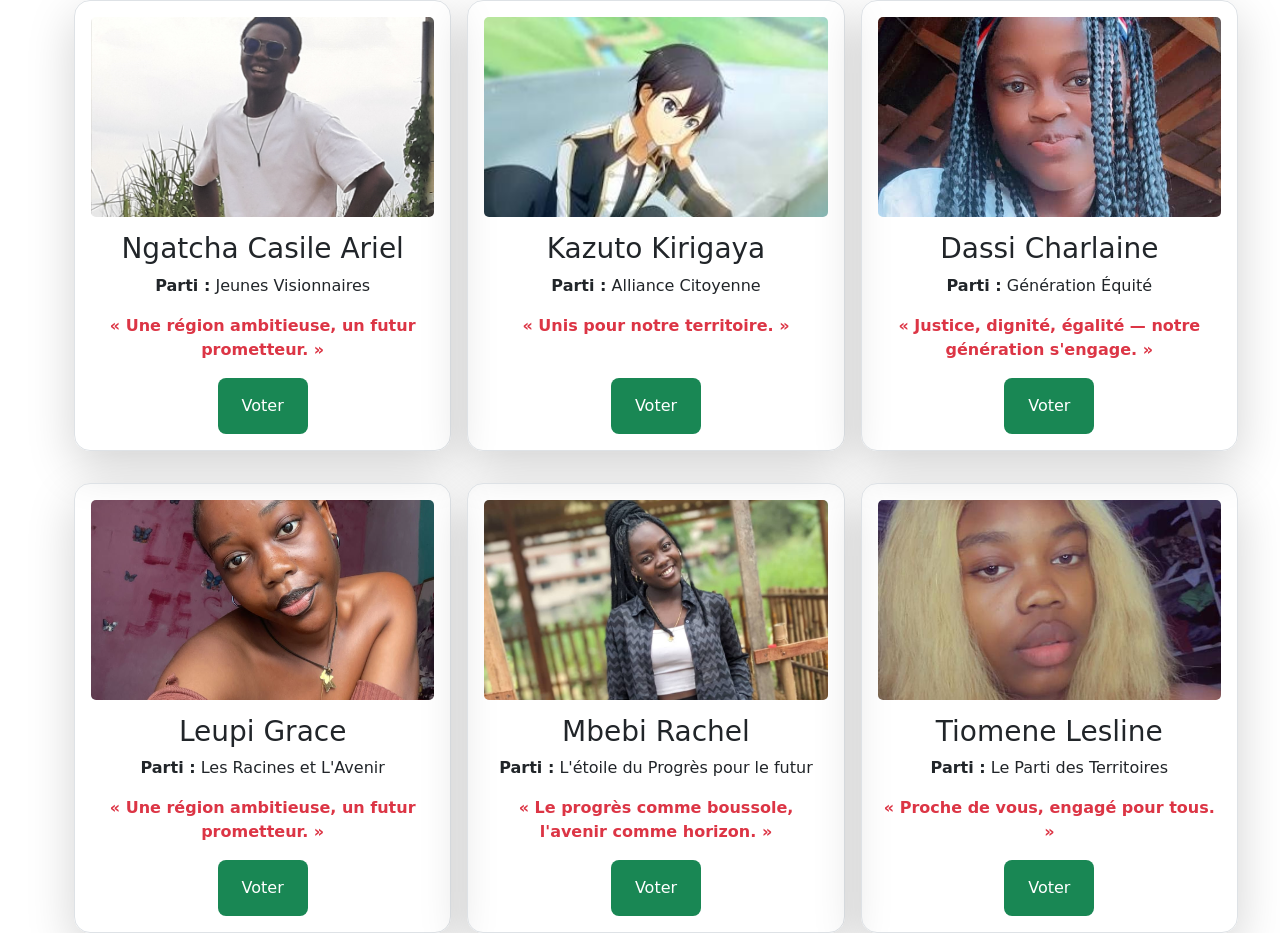
<file: vote/elec_regional.html>
<!DOCTYPE html>
<html lang="fr">
<head>
    <meta charset="UTF-8">
    <meta name="viewport" content="width=device-width, initial-scale=1.0">
    <title>Élections régionales</title>
    <link rel="stylesheet" href="bootstrap-5.3.8-dist/css/bootstrap.min.css">
    <style>        
       .div-border{
        border: 1px solid #b3b0b0;
       }
       .picture1{
            width: 100%;
            height: 200px;
            background-image: url('/image/candidat/casile.jpg'); /* Add image URL here */
            background-size: cover;
            background-position: center;
            margin-bottom: 15px;
            border-radius: 5px 5px 5px 5px;
        }
        .picture2{
            width: 100%;
            height: 200px;
            background-image: url('/image/candidat/kirito.jpeg'); /* Add image URL here */
            background-size: cover;
            background-position: center;
            margin-bottom: 15px;
            border-radius: 5px 5px 5px 5px;
        }
        .picture3{
            width: 100%;
            height: 200px;
            background-image: url('/image/candidat/charlaine2.jpg'); /* Add image URL here */
            background-size: cover;
            background-position: center;
            margin-bottom: 15px;
            border-radius: 5px 5px 5px 5px;
        }
        .picture4{
            width: 100%;
            height: 200px;
            background-image: url('/image/candidat/leupi.jpg'); /* Add image URL here */
            background-size: cover;
            background-position: center;
            margin-bottom: 15px;
            border-radius: 5px 5px 5px 5px;
        }
        .picture5{
            width: 100%;
            height: 200px;
            background-image: url('/image/candidat/Rachel.jpg'); /* Add image URL here */
            background-size: cover;
            background-position: center;
            margin-bottom: 15px;
            border-radius: 5px 5px 5px 5px;
        }
        .picture6{
            width: 100%;
            height: 200px;
            background-image: url('/image/candidat/leslie.jpg'); /* Add image URL here */
            background-size: cover;
            background-position: center;
            margin-bottom: 15px;
            border-radius: 5px 5px 5px 5px;
        }
    </style>
</head>
<body class="d-flex flex-body justify-content-between" style="height: 100vh;">
    <div class="container">

        <div class="row g-3 align-items-stretch" style="gap:1rem; flex-wrap: nowrap; margin-bottom:2rem;">
            <div class="col-4 border-1 border rounded-4 shadow-lg text-center div-border p-3 d-flex flex-column" style="overflow-y:auto;">
                <div class="picture1"></div>
                <h3>Ngatcha Casile Ariel</h3>
                <p><b>Parti :</b> Jeunes Visionnaires</p>
                <p class="text-danger"><b>« Une région ambitieuse, un futur prometteur. »</b></p>
                <button class="btn pt-3 pb-3 px-4 btn-success text-white border-0 pointer rounded-3 mt-auto align-self-center vote-button" onclick="handlevote('Ngatcha Casile Ariel')">Voter</button>
            </div>

            <div class="col-4 border-1 border rounded-4 shadow-lg text-center div-border p-3 d-flex flex-column" style="overflow-y:auto;">
                <div class="picture2"></div>
                <h3>Kazuto Kirigaya</h3>
                <p><b>Parti :</b> Alliance Citoyenne</p>
                <p class="text-danger"><b>« Unis pour notre territoire. »</b></p>
                <button class="btn pt-3 pb-3 px-4 btn-success text-white border-0 pointer rounded-3 mt-auto align-self-center vote-button" onclick="handlevote('Kazuto Kirigaya')">Voter</button>
            </div>
            <div class="col-4 border-1 border rounded-4 shadow-lg text-center div-border p-3 d-flex flex-column" style="overflow-y:auto;">
                <div class="picture3"></div>
                <h3>Dassi Charlaine</h3>
                <p><b>Parti :</b> Génération Équité</p>
                <p class="text-danger"><b>« Justice, dignité, égalité — notre génération s'engage. »</b></p>
                <button class="btn pt-3 pb-3 px-4 btn-success text-white border-0 pointer rounded-3 mt-auto align-self-center vote-button" onclick="handlevote('Dassi Charlaine')">Voter</button>
            </div>
        </div>
        <div class="row g-3 align-items-stretch" style="gap:1rem; flex-wrap: nowrap; margin-bottom:2rem;">
            <div class="col-4 border-1 border rounded-4 shadow-lg text-center div-border p-3 d-flex flex-column" style="overflow-y:auto;">
                <div class="picture4"></div>
                <h3>Leupi Grace</h3>
                <p><b>Parti :</b> Les Racines et L'Avenir</p>
                <p class="text-danger"><b>« Une région ambitieuse, un futur prometteur. »</b></p>
                <button class="btn pt-3 pb-3 px-4 btn-success text-white border-0 pointer rounded-3 mt-auto align-self-center vote-button" onclick="handlevote('Leupi Grace')">Voter</button>
            </div>

            <div class="col-4 border-1 border rounded-4 shadow-lg text-center div-border p-3 d-flex flex-column" style="overflow-y:auto;">
                <div class="picture5"></div>
                <h3>Mbebi Rachel</h3>
                <p><b>Parti :</b> L'étoile du Progrès pour le futur</p>
                <p class="text-danger"><b>« Le progrès comme boussole, l'avenir comme horizon. »</b></p>
                <button class="btn pt-3 pb-3 px-4 btn-success text-white border-0 pointer rounded-3 mt-auto align-self-center vote-button" onclick="handlevote('Mbebi Rachel')">Voter</button>
            </div>

            <div class="col-4 border-1 border rounded-4 shadow-lg text-center div-border p-3 d-flex flex-column" style="overflow-y:auto;">
                <div class="picture6"></div>
                <h3>Tiomene Lesline</h3>
                <p><b>Parti :</b> Le Parti des Territoires</p>
                <p class="text-danger"><b>« Proche de vous, engagé pour tous. »</b></p>
                <button class="btn pt-3 pb-3 px-4 btn-success text-white border-0 pointer rounded-3 mt-auto align-self-center vote-button" onclick="handlevote('Tiomene Lesline')">Voter</button>
            </div>

        </div>
    </div>
    <script src="vote2.js"></script>
</body>
</html>
</file>
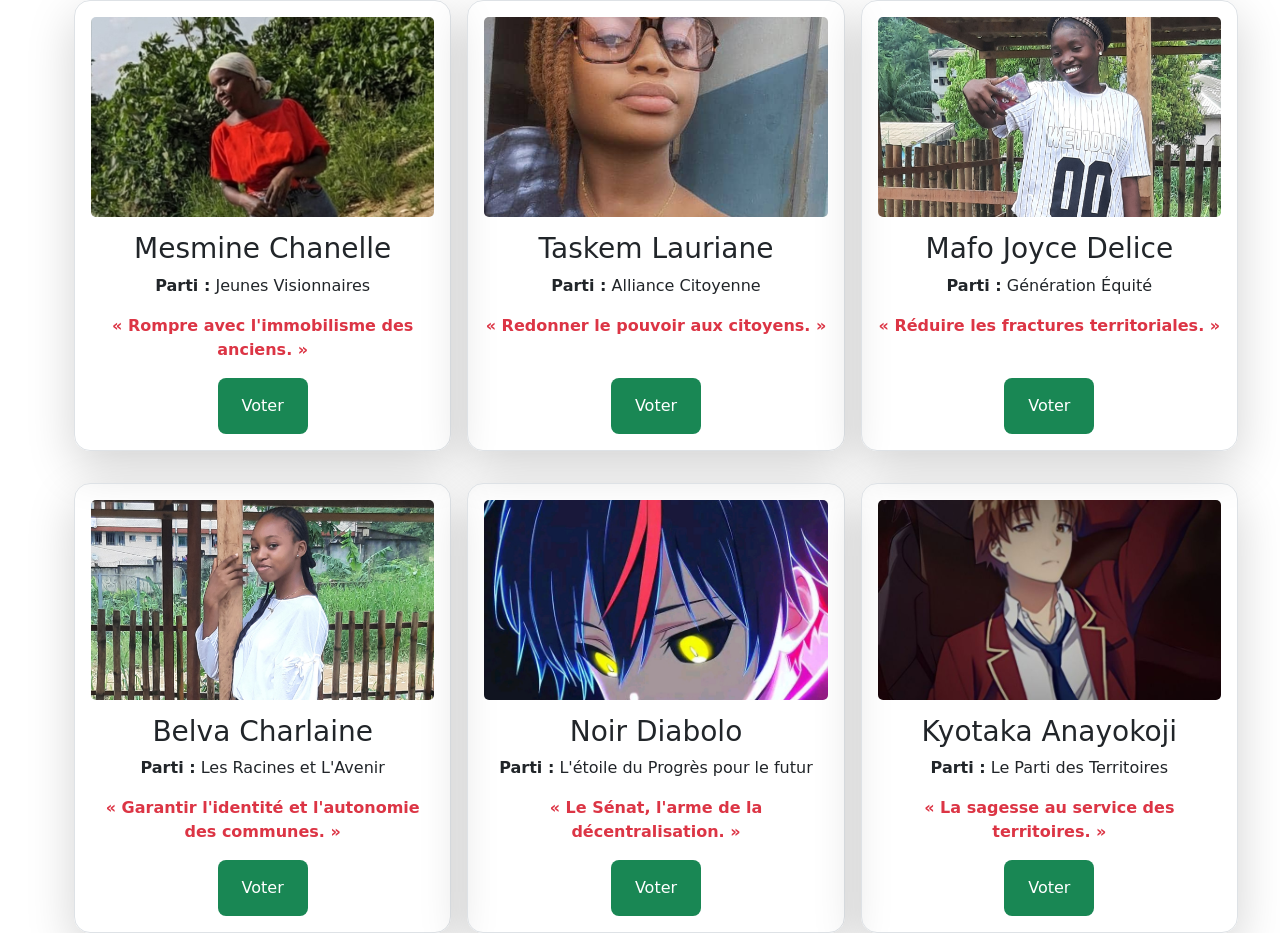
<file: vote/elec_senatoriale.html>
<!DOCTYPE html>
<html lang="fr">
<head>
    <meta charset="UTF-8">
    <meta name="viewport" content="width=device-width, initial-scale=1.0">
    <title>Élections sénatoriales</title>
    <link rel="stylesheet" href="bootstrap-5.3.8-dist/css/bootstrap.min.css">
    <style>        
       .div-border{
        border: 1px solid #b3b0b0;
       }
       .picture1{
            width: 100%;
            height: 200px;
            background-image: url('/image/candidat/chanelle.jpg'); /* Add image URL here */
            background-size: cover;
            background-position: center;
            margin-bottom: 15px;
            border-radius: 5px 5px 5px 5px;
        }
        .picture2{
            width: 100%;
            height: 200px;
            background-image: url('/image/candidat/lauriane.jpg'); /* Add image URL here */
            background-size: cover;
            background-position: center;
            margin-bottom: 15px;
            border-radius: 5px 5px 5px 5px;
        }
        .picture3{
            width: 100%;
            height: 200px;
            background-image: url('/image/candidat/joyce.jpg'); /* Add image URL here */
            background-size: cover;
            background-position: center;
            margin-bottom: 15px;
            border-radius: 5px 5px 5px 5px;
        }
        .picture4{
            width: 100%;
            height: 200px;
            background-image: url('/image/candidat/charlaine.jpg'); /* Add image URL here */
            background-size: cover;
            background-position: center;
            margin-bottom: 15px;
            border-radius: 5px 5px 5px 5px;
        }
        .picture5{
            width: 100%;
            height: 200px;
            background-image: url('/image/candidat/dia.jpg'); /* Add image URL here */
            background-size: cover;
            background-position: center;
            margin-bottom: 15px;
            border-radius: 5px 5px 5px 5px;
        }
        .picture6{
            width: 100%;
            height: 200px;
            background-image: url('/image/candidat/KK.jpg'); /* Add image URL here */
            background-size: cover;
            background-position: center;
            margin-bottom: 15px;
            border-radius: 5px 5px 5px 5px;
        }
    </style>
</head>
<body class="d-flex flex-body justify-content-between" style="height: 100vh;">
    <div class="container">

        <div class="row g-3 align-items-stretch" style="gap:1rem; flex-wrap: nowrap; margin-bottom:2rem;">
            <div class="col-4 border-1 border rounded-4 shadow-lg text-center div-border p-3 d-flex flex-column" style="overflow-y:auto;">
                <div class="picture1"></div>
                    <h3>Mesmine Chanelle</h3>
                    <p><b>Parti :</b> Jeunes Visionnaires</p>
                    <p class="text-danger"><b>« Rompre avec l'immobilisme des anciens. »</b></p>
                    <button class="btn pt-3 pb-3 px-4 btn-success text-white border-0 pointer rounded-3 mt-auto align-self-center vote-button" onclick="handlevote('Mesmine Chanelle')">Voter</button>
            </div>

            <div class="col-4 border-1 border rounded-4 shadow-lg text-center div-border p-3 d-flex flex-column" style="overflow-y:auto;">
                <div class="picture2"></div>
                <h3>Taskem Lauriane</h3>
                <p><b>Parti :</b> Alliance Citoyenne</p>
                <p class="text-danger"><b>« Redonner le pouvoir aux citoyens. »</b></p>
                <button class="btn pt-3 pb-3 px-4 btn-success text-white border-0 pointer rounded-3 mt-auto align-self-center vote-button" onclick="handlevote('Taskem Lauriane')">Voter</button>
            </div>
            <div class="col-4 border-1 border rounded-4 shadow-lg text-center div-border p-3 d-flex flex-column" style="overflow-y:auto;">
                <div class="picture3"></div>
                <h3>Mafo Joyce Delice</h3>
                <p><b>Parti :</b> Génération Équité</p>
                <p class="text-danger"><b>« Réduire les fractures territoriales. »</b></p>
                <button class="btn pt-3 pb-3 px-4 btn-success text-white border-0 pointer rounded-3 mt-auto align-self-center vote-button" onclick="handlevote('Mafo Joyce Delice')">Voter</button>
            </div>
        </div>
        <div class="row g-3 align-items-stretch" style="gap:1rem; flex-wrap: nowrap; margin-bottom:2rem;">
            <div class="col-4 border-1 border rounded-4 shadow-lg text-center div-border p-3 d-flex flex-column" style="overflow-y:auto;">
                <div class="picture4"></div>
                <h3>Belva Charlaine</h3>
                <p><b>Parti :</b> Les Racines et L'Avenir</p>
                <p class="text-danger"><b>« Garantir l'identité et l'autonomie des communes. »</b></p>
                <button class="btn pt-3 pb-3 px-4 btn-success text-white border-0 pointer rounded-3 mt-auto align-self-center vote-button" onclick="handlevote('Belva Charlaine')">Voter</button>
            </div>

            <div class="col-4 border-1 border rounded-4 shadow-lg text-center div-border p-3 d-flex flex-column" style="overflow-y:auto;">
                <div class="picture5"></div>
                <h3>Noir Diabolo</h3>
                <p><b>Parti :</b> L'étoile du Progrès pour le futur</p>
                <p class="text-danger"><b>« Le Sénat, l'arme de la décentralisation. »</b></p>
                <button class="btn pt-3 pb-3 px-4 btn-success text-white border-0 pointer rounded-3 mt-auto align-self-center vote-button" onclick="handlevote('Noir Diabolo')">Voter</button>
            </div>

            <div class="col-4 border-1 border rounded-4 shadow-lg text-center div-border p-3 d-flex flex-column" style="overflow-y:auto;">
                <div class="picture6"></div>
                <h3>Kyotaka Anayokoji</h3>
                <p><b>Parti :</b> Le Parti des Territoires</p>
                <p class="text-danger"><b>« La sagesse au service des territoires. »</b></p>
                <button class="btn pt-3 pb-3 px-4 btn-success text-white border-0 pointer rounded-3 mt-auto align-self-center vote-button" onclick="handlevote('Kyotaka Anayokoji')">Voter</button>
            </div>

        </div>
    </div>
    <script src="vote2.js"></script>
</body>
</html>
</file>
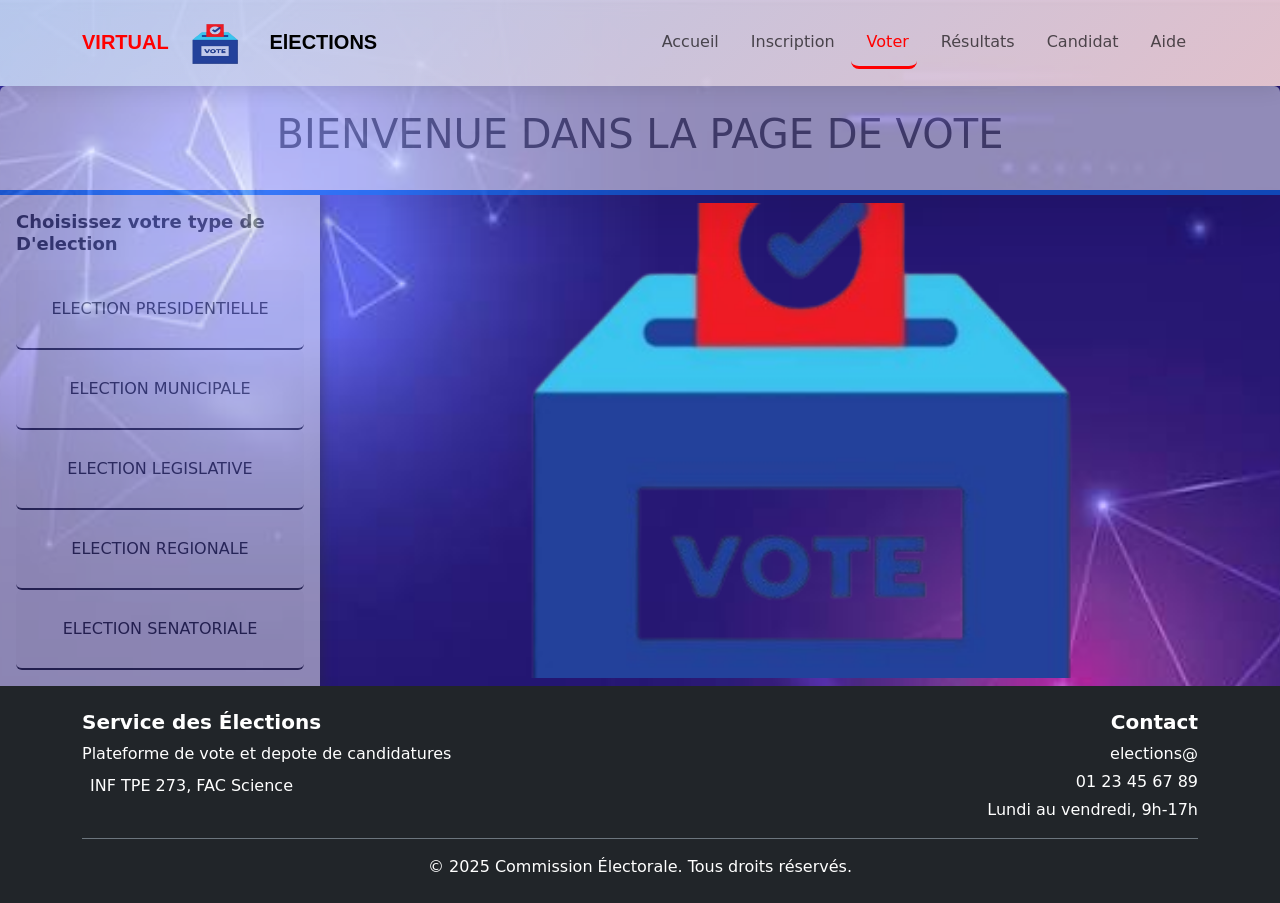
<file: vote/Vote.html>
<!DOCTYPE html>
<html lang="en">

<head>
  <meta charset="UTF-8">
  <meta name="viewport" content="width=device-width, initial-scale=1.0">
  <title>VOTE</title>
  <link rel="stylesheet" href="bootstrap-5.3.8-dist/css/bootstrap.min.css">
  <link href="https://cdn.jsdelivr.net/npm/bootstrap@5.3.2/dist/css/bootstrap.min.css" rel="stylesheet">
  <link rel="stylesheet" href="/style.css">
  <style>
    .bg-sidebar {
      background-color: #f4f4f4;
    }

    .shadow-sidebar {
      box-shadow: 3px 0 10px rgba(43, 43, 43, 0.662);
    }

    .fs-h2 {
      font-size: 18px;
    }

    .h-button {
      width: 100%;
      height: 80px;
      padding: 10px;
    }

    .hover-effect:hover {
      background-color: #c9edf1;
      transform: scale(1.05);
    }
  </style>
</head>
<nav class="navbar navbar-expand-lg navbar-light sticky-top px-4">
  <div class="container">
    <a class="navbar-brand" href="#">
      <span style="color: red; font-weight: bold;font-family: Verdana, Geneva, Tahoma, sans-serif;">VIRTUAL</span>
      <img src="/image/photo_2025-11-28_02-52-11 (2).jpg" alt="logo de vote" width="80" height="60"
        class="d-inline-block align-text-center me-2">
      <span style="font-weight: bold; font-family: Verdana, Geneva, Tahoma, sans-serif;">ElECTIONS</span>
    </a>

    <button class="navbar-toggler" type="button" data-bs-toggle="collapse" data-bs-target="#navMenu">
      <span class="navbar-toggler-icon"></span>
    </button>

    <div class="collapse navbar-collapse" id="navMenu">
      <ul class="navbar-nav ms-auto nav-custom">
        <li class="nav-item">
          <a class="nav-link" href="/Accueil.html">
            <i class="bi bi-house-door nav-icon"></i>
            <span>Accueil</span>
          </a>
        </li>
        <li class="nav-item">
          <a class="nav-link" href="/Inscription.html">
            <i class="bi bi-pencil-square nav-icon"></i>
            <span>Inscription</span>
          </a>
        </li>
        <li class="nav-item">
          <a class="nav-link active" href="/Connexion.html">
            <i class="bi bi-check-square nav-icon"></i>
            <span>Voter</span>
          </a>
        </li>
        <li class="nav-item">
          <a class="nav-link" href="/Connexion.html">
            <i class="bi bi-graph-up nav-icon"></i>
            <span>Résultats</span>
          </a>
        </li>
        <li class="nav-item">
          <a class="nav-link " href="/Candidature.html">
            <i class="bi bi-person-circle"></i>
            <span>Candidat</span>
          </a>
        </li>
        <li class="nav-item">
          <a class="nav-link" href="/Aide.html">
            <i class="bi bi-question-circle nav-icon"></i>
            <span>Aide</span>
          </a>
        </li>
      </ul>
    </div>
  </div>
</nav>

<body class="d-flex flex-column min-vh-100 sub-hero">
  <header class="header bg-white opacity-50 rounded-top text-center text-muted shadow-lg  p-4 mb-0">
    <h1>BIENVENUE DANS LA PAGE DE VOTE</h1>
  </header>
  <main class="flex-grow-1 d-flex overflow-hidden shadow">
    <aside class="w-25 opacity-50 bg-sidebar p-3 shadow-sidebar">
      <h2 class="mb-3 fw-bold f-arial fs-h2">Choisissez votre type de D'election</h2>

      <button class=" h-button border-0 border-2 text-dark border-bottom border-dark pointer rounded-2 hover-effect"
        onclick="onepage('elec_presidential.html')">ELECTION PRESIDENTIELLE</button>
      <button class=" h-button border-0 border-2 text-dark border-bottom border-dark pointer rounded-2 hover-effect"
        onclick="onepage('elec_municipal.html')">ELECTION MUNICIPALE</button>
      <button class=" h-button border-0 border-2 text-dark border-bottom border-dark pointer rounded-2 hover-effect"
        onclick="onepage('elec_legislatif.html')">ELECTION LEGISLATIVE</button>
      <button class=" h-button border-0 border-2 text-dark border-bottom border-dark pointer rounded-2 hover-effect"
        onclick="onepage('elec_regional.html')">ELECTION REGIONALE</button>
      <button class=" h-button border-0 border-2 text-dark border-bottom border-dark pointer rounded-2 hover-effect"
        onclick="onepage('elec_senatoriale.html')">ELECTION SENATORIALE</button>

    </aside>
    <section class="flex-grow-1 d-flex flex-column p-2">
      <iframe id="myframe" class="w-100 flex-fill border-0" src="default.html"></iframe>
    </section>
  </main>

 <footer class="bg-dark text-white py-4">
    <div class="container">
      <div class="row">
        <div class="col-md-6">
          <h5 class="fw-bold">Service des Élections</h5>
          <p class="mb-2">Plateforme de vote et depote de candidatures</p>
          <p class="mb-0"><i class="bi bi-geo-alt me-2"></i>INF TPE 273, FAC Science</p>
        </div>
        <div class="col-md-6 text-md-end">
          <h5 class="fw-bold">Contact</h5>
          <p class="mb-1"><i class="bi bi-envelope me-2"></i> elections@</p>
          <p class="mb-1"><i class="bi bi-telephone me-2"></i> 01 23 45 67 89</p>
          <p class="mb-0"><i class="bi bi-clock me-2"></i> Lundi au vendredi, 9h-17h</p>
        </div>
      </div>
      <div class="text-center mt-3 pt-3 border-top border-secondary">
        <p class="mb-0">&copy; 2025 Commission Électorale. Tous droits réservés.</p>
      </div>
    </div>
  </footer>
  <script>
    function onepage(page) {
      document.getElementById("myframe").src = page;
    }
  </script>
  <!-- <script src="vote.js"></script> -->
</body>

</html>
</file>
<file: style.css>
.navbar {
     background: linear-gradient(135deg, rgba(197, 217, 247, 0.9),  rgba(245, 211, 214, 0.9));
     box-shadow: 0 2px 20px rgba(0, 0, 0, 0.1);
     box-shadow: 0 2px 20px rgba(0, 0, 0, 0.1);
     transition: all 0.3s ease;
 }

 .nav-custom .nav-link {
     border-radius: 8px;
     padding: 12px 20px;
     margin: 0 4px;
     transition: all 0.3s ease;
     display: flex;
     align-items: center;
     gap: 8px;
     font-weight: 500;
 }

 .nav-custom .nav-link:hover {
     color: blue !important;
     transform: translateY(-2px);
     box-shadow: 0 6px 15px rgba(13, 110, 253, 0.3);
 }

 .nav-custom .nav-link.active {
     color: red !important;
     border-bottom: 3px solid red;
 }

 .hero-section1 {
     background: linear-gradient(135deg, rgba(220, 53, 69, 0.9), rgba(13, 110, 253, 0.9)), url('/image/photo_2025-11-28_02-52-11.jpg') center/cover no-repeat;
     height: 100vh;
     position: relative;
     color: white;
     display: flex;
     align-items: center;
     overflow: hidden;
 }

 .hero-content {
     position: relative;
     z-index: 2;
     max-width: 650px;
     padding: 40px;
     animation: fadeInUp 1s ease-out;
 }

 .hero-badge {
     background: rgba(255, 255, 255, 0.2);
     backdrop-filter: blur(10px);
     padding: 8px 20px;
     border-radius: 50px;
     font-size: 0.9rem;
     font-weight: 600;
     letter-spacing: 1px;
     margin-bottom: 20px;
     display: inline-block;
 }

 .hero-title {
     font-size: 3.5rem;
     font-weight: 800;
     margin-bottom: 25px;
     line-height: 1.2;
     text-shadow: 2px 2px 4px rgba(0, 0, 0, 0.3);
 }

 .hero-description {
     font-size: 1.2rem;
     line-height: 1.6;
     margin-bottom: 35px;
     opacity: 0.9;
 }

 /* Features Section */
 .features-section {
     padding: 100px 0;
     background: linear-gradient(to right, rgba(220, 53, 69, 0.9), rgba(13, 110, 253, 0.9));
 }

 .feature-card {
     padding: 40px 30px;
     border-radius: 15px;
     text-align: center;
     box-shadow: 0 5px 25px rgba(0, 0, 0, 0.08);
     height: 100%;
     border: none;
 }



 .feature-icon {
     font-size: 3rem;
     margin-bottom: 20px;
 }



 .left-panel {
     background: url("/image/IMG-20251128-WA0164.jpg") center/cover no-repeat;
     color: white;
     height: 100vh;
     display: flex;
     justify-content: center;
     align-items: center;
     flex-direction: column;
     padding: 20px;
 }

 .left-panel img {
     width: 85%;
     border-radius: 10px;
 }

 .form-container {
     background: white;
     border-radius: 10px;
     padding: 35px;
     box-shadow: 0 0 20px rgba(0, 0, 0, 0.08);
 }

 body {
     backdrop-filter: #f8f9fa;
 }

 header {
     border-bottom: 5px solid #007bff;
 }

 .step-card,
 .condition-card {
     transition: transform 0.2s;

 }

 .step-card:hover,
 .condition-card:hover {
     transform: translateY(-5px);
     box-shadow: 0 0.5rem 1rem rgb(0, 0, 0 0.15) !important;
 }


 .hero-section {
     background: url("/image/images\ \(5\).jpeg") center/cover no-repeat;

     height: 100vh;
     position: relative;
     color: white;
     display: flex;
     align-items: center;
     justify-content: center;
     overflow: hidden;
 }

 .sub-hero {
     background: url('/image/images\ \(5\).jpeg') center/cover no-repeat;
 }

 .input-box {
     position: relative;
 }

 .input-box i {
     position: absolute;
     right: 15px;
     top: 50%;
     transform: translateY(-50%);
     color: blue;
     z-index: 5;
 }
</file>
